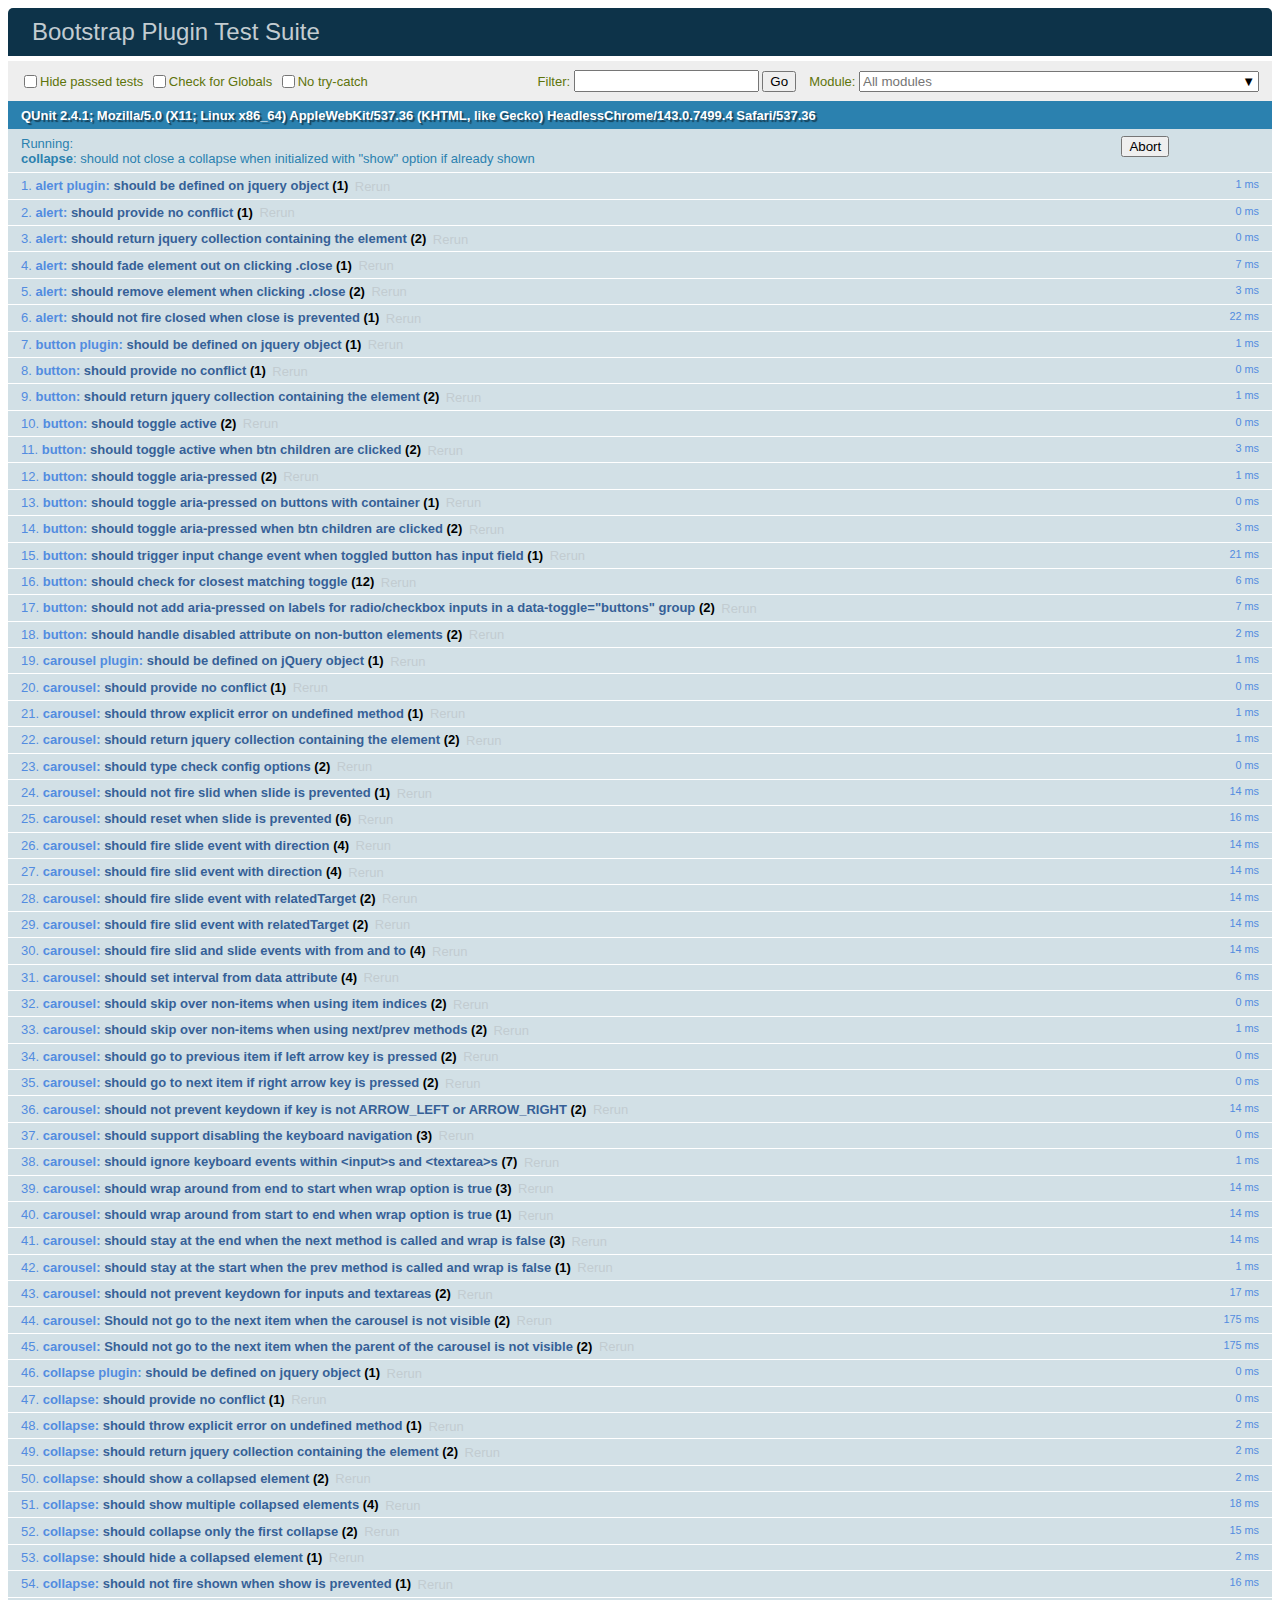
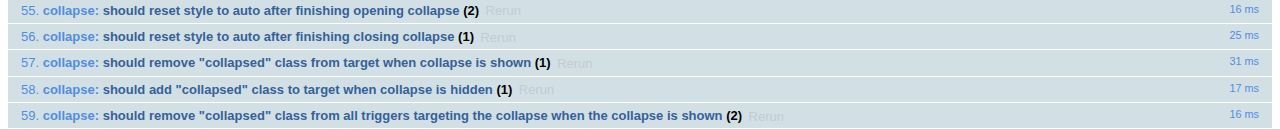
<file: sede/lib/boo/js/tests/index.html>
<!doctype html>
<html lang="en">
  <head>
    <meta charset="utf-8">
    <meta name="viewport" content="width=device-width, initial-scale=1, shrink-to-fit=no">
    <title>Bootstrap Plugin Test Suite</title>

    <!-- jQuery -->
    <script>
      (function () {
        var path = '../../assets/js/vendor/jquery-slim.min.js'
        // get jquery param from the query string.
        var jQueryVersion = location.search.match(/[?&]jquery=(.*?)(?=&|$)/)

        // If a version was specified, use that version from our vendor folder
        if (jQueryVersion) {
          path = 'vendor/jquery-' + jQueryVersion[1] + '.min.js'
        }
        document.write('<script src="' + path + '"><\/script>')
      }())
    </script>
    <script src="../../assets/js/vendor/popper.min.js"></script>

    <!-- QUnit -->
    <link rel="stylesheet" href="vendor/qunit.css" media="screen">
    <script src="vendor/qunit.js"></script>

    <script>
      // Disable jQuery event aliases to ensure we don't accidentally use any of them
      [
        'blur',
        'focus',
        'focusin',
        'focusout',
        'resize',
        'scroll',
        'click',
        'dblclick',
        'mousedown',
        'mouseup',
        'mousemove',
        'mouseover',
        'mouseout',
        'mouseenter',
        'mouseleave',
        'change',
        'select',
        'submit',
        'keydown',
        'keypress',
        'keyup',
        'contextmenu'
      ].forEach(function(eventAlias) {
        $.fn[eventAlias] = function() {
          throw new Error('Using the ".' + eventAlias + '()" method is not allowed, so that Bootstrap can be compatible with custom jQuery builds which exclude the "event aliases" module that defines said method. See https://github.com/twbs/bootstrap/blob/master/CONTRIBUTING.md#js')
        }
      })

      // Require assert.expect in each test
      QUnit.config.requireExpects = true

      // See https://github.com/axemclion/grunt-saucelabs#test-result-details-with-qunit
      var log = []
      var testName

      QUnit.done(function(testResults) {
        var tests = []
        for (var i = 0; i < log.length; i++) {
          var details = log[i]
          tests.push({
            name: details.name,
            result: details.result,
            expected: details.expected,
            actual: details.actual,
            source: details.source
          })
        }
        testResults.tests = tests

        window.global_test_results = testResults
      })

      QUnit.testStart(function(testDetails) {
        QUnit.log(function(details) {
          if (!details.result) {
            details.name = testDetails.name
            log.push(details)
          }
        })
      })

      // Display fixture on-screen on iOS to avoid false positives
      // See https://github.com/twbs/bootstrap/pull/15955
      if (/iPhone|iPad|iPod/.test(navigator.userAgent)) {
        QUnit.begin(function() {
          $('#qunit-fixture').css({ top: 0, left: 0 })
        })

        QUnit.done(function() {
          $('#qunit-fixture').css({ top: '', left: '' })
        })
      }
    </script>

    <!-- Transpiled Plugins -->
    <script src="../dist/util.js"></script>
    <script src="../dist/alert.js"></script>
    <script src="../dist/button.js"></script>
    <script src="../dist/carousel.js"></script>
    <script src="../dist/collapse.js"></script>
    <script src="../dist/dropdown.js"></script>
    <script src="../dist/modal.js"></script>
    <script src="../dist/scrollspy.js"></script>
    <script src="../dist/tab.js"></script>
    <script src="../dist/tooltip.js"></script>
    <script src="../dist/popover.js"></script>

    <!-- Unit Tests -->
    <script src="unit/alert.js"></script>
    <script src="unit/button.js"></script>
    <script src="unit/carousel.js"></script>
    <script src="unit/collapse.js"></script>
    <script src="unit/dropdown.js"></script>
    <script src="unit/modal.js"></script>
    <script src="unit/scrollspy.js"></script>
    <script src="unit/tab.js"></script>
    <script src="unit/tooltip.js"></script>
    <script src="unit/popover.js"></script>
    <script src="unit/util.js"></script>
  </head>
  <body>
    <div id="qunit-container">
      <div id="qunit"></div>
      <div id="qunit-fixture"></div>
    </div>
  </body>
</html>
</file>
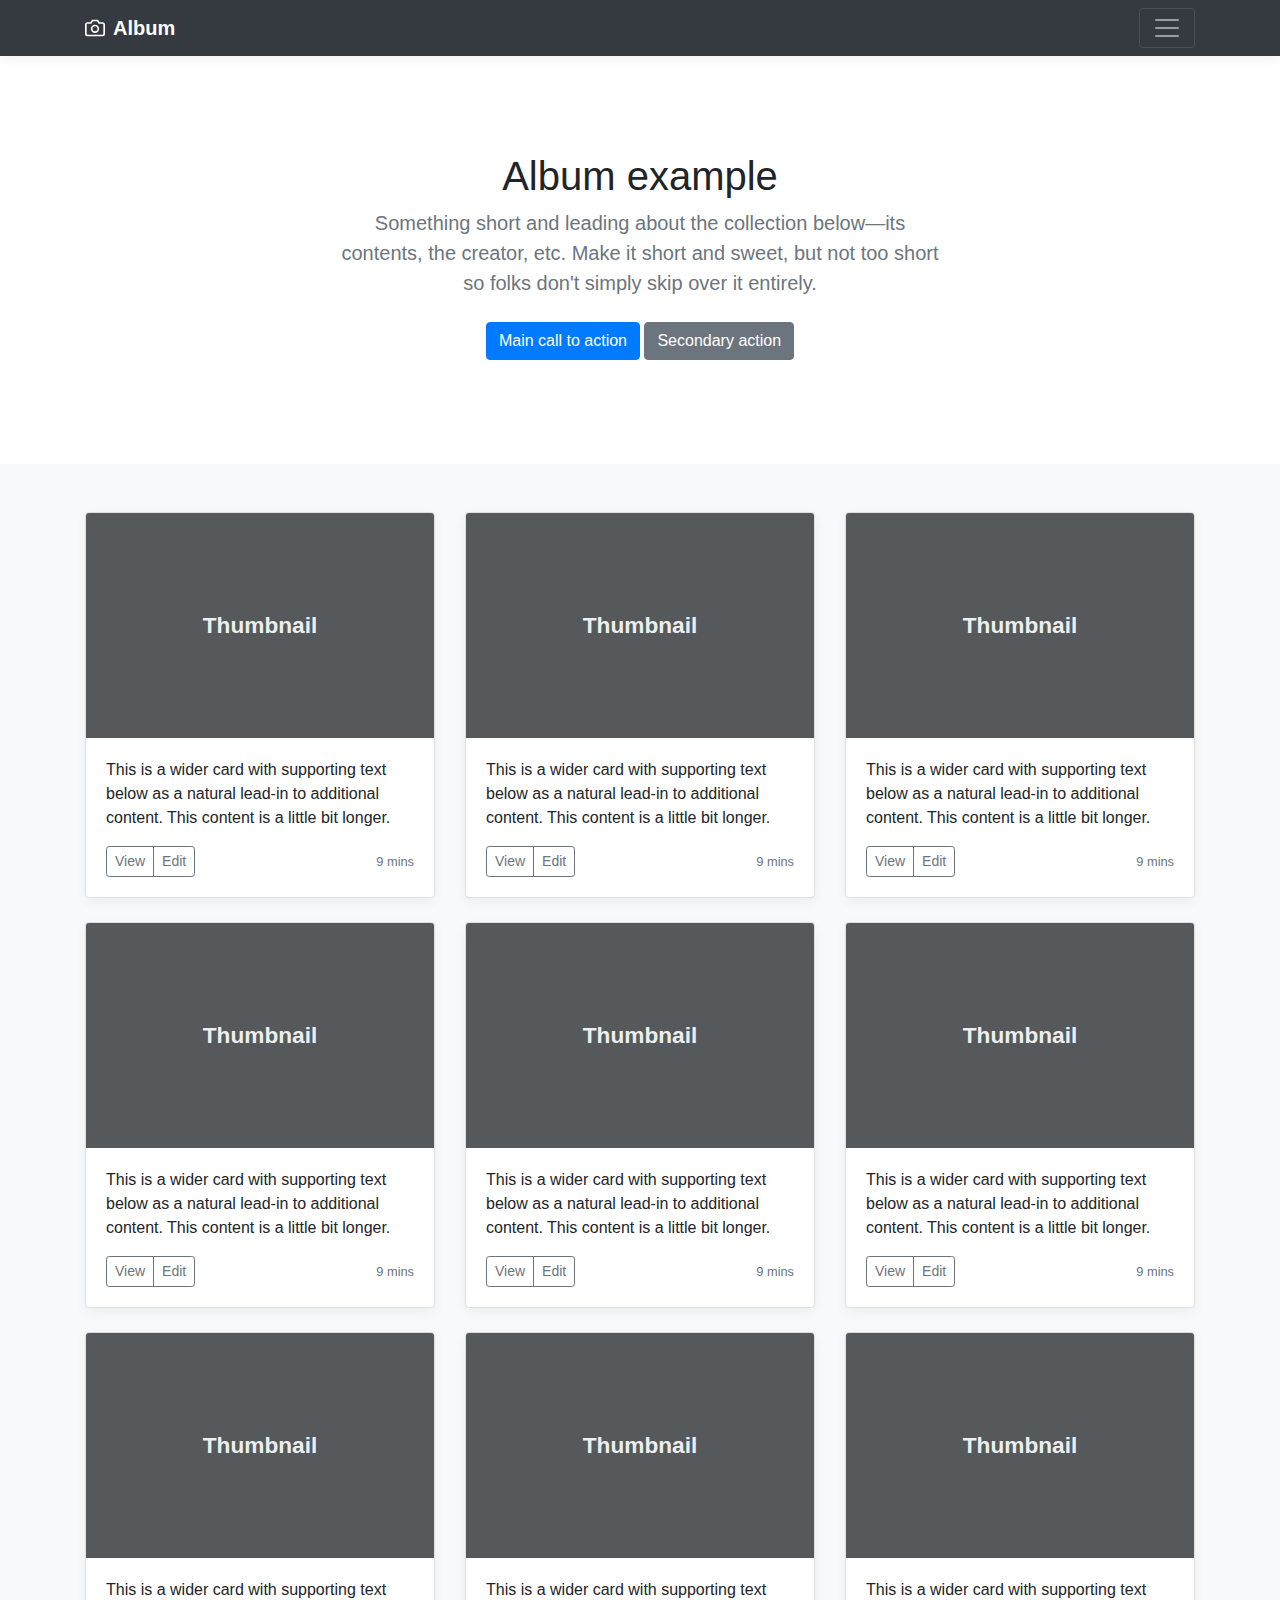
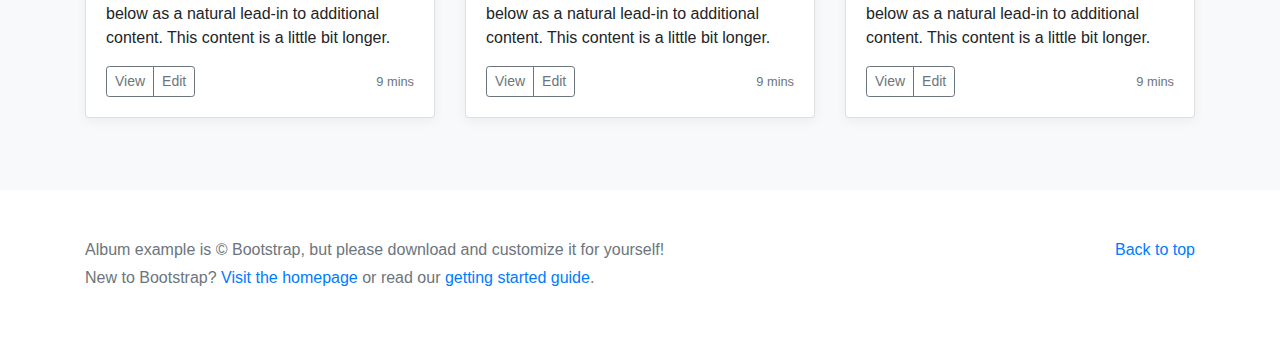
<file: sede/lib/boo/docs/4.0/examples/album/index.html>
<!doctype html>
<html lang="en">
  <head>
    <meta charset="utf-8">
    <meta name="viewport" content="width=device-width, initial-scale=1, shrink-to-fit=no">
    <meta name="description" content="">
    <meta name="author" content="">
    <link rel="icon" href="../../../../favicon.ico">

    <title>Album example for Bootstrap</title>

    <!-- Bootstrap core CSS -->
    <link href="../../../../dist/css/bootstrap.min.css" rel="stylesheet">

    <!-- Custom styles for this template -->
    <link href="album.css" rel="stylesheet">
  </head>

  <body>

    <header>
      <div class="collapse bg-dark" id="navbarHeader">
        <div class="container">
          <div class="row">
            <div class="col-sm-8 col-md-7 py-4">
              <h4 class="text-white">About</h4>
              <p class="text-muted">Add some information about the album below, the author, or any other background context. Make it a few sentences long so folks can pick up some informative tidbits. Then, link them off to some social networking sites or contact information.</p>
            </div>
            <div class="col-sm-4 offset-md-1 py-4">
              <h4 class="text-white">Contact</h4>
              <ul class="list-unstyled">
                <li><a href="#" class="text-white">Follow on Twitter</a></li>
                <li><a href="#" class="text-white">Like on Facebook</a></li>
                <li><a href="#" class="text-white">Email me</a></li>
              </ul>
            </div>
          </div>
        </div>
      </div>
      <div class="navbar navbar-dark bg-dark box-shadow">
        <div class="container d-flex justify-content-between">
          <a href="#" class="navbar-brand d-flex align-items-center">
            <svg xmlns="http://www.w3.org/2000/svg" width="20" height="20" viewBox="0 0 24 24" fill="none" stroke="currentColor" stroke-width="2" stroke-linecap="round" stroke-linejoin="round" class="mr-2"><path d="M23 19a2 2 0 0 1-2 2H3a2 2 0 0 1-2-2V8a2 2 0 0 1 2-2h4l2-3h6l2 3h4a2 2 0 0 1 2 2z"></path><circle cx="12" cy="13" r="4"></circle></svg>
            <strong>Album</strong>
          </a>
          <button class="navbar-toggler" type="button" data-toggle="collapse" data-target="#navbarHeader" aria-controls="navbarHeader" aria-expanded="false" aria-label="Toggle navigation">
            <span class="navbar-toggler-icon"></span>
          </button>
        </div>
      </div>
    </header>

    <main role="main">

      <section class="jumbotron text-center">
        <div class="container">
          <h1 class="jumbotron-heading">Album example</h1>
          <p class="lead text-muted">Something short and leading about the collection below—its contents, the creator, etc. Make it short and sweet, but not too short so folks don't simply skip over it entirely.</p>
          <p>
            <a href="#" class="btn btn-primary my-2">Main call to action</a>
            <a href="#" class="btn btn-secondary my-2">Secondary action</a>
          </p>
        </div>
      </section>

      <div class="album py-5 bg-light">
        <div class="container">

          <div class="row">
            <div class="col-md-4">
              <div class="card mb-4 box-shadow">
                <img class="card-img-top" data-src="holder.js/100px225?theme=thumb&bg=55595c&fg=eceeef&text=Thumbnail" alt="Card image cap">
                <div class="card-body">
                  <p class="card-text">This is a wider card with supporting text below as a natural lead-in to additional content. This content is a little bit longer.</p>
                  <div class="d-flex justify-content-between align-items-center">
                    <div class="btn-group">
                      <button type="button" class="btn btn-sm btn-outline-secondary">View</button>
                      <button type="button" class="btn btn-sm btn-outline-secondary">Edit</button>
                    </div>
                    <small class="text-muted">9 mins</small>
                  </div>
                </div>
              </div>
            </div>
            <div class="col-md-4">
              <div class="card mb-4 box-shadow">
                <img class="card-img-top" data-src="holder.js/100px225?theme=thumb&bg=55595c&fg=eceeef&text=Thumbnail" alt="Card image cap">
                <div class="card-body">
                  <p class="card-text">This is a wider card with supporting text below as a natural lead-in to additional content. This content is a little bit longer.</p>
                  <div class="d-flex justify-content-between align-items-center">
                    <div class="btn-group">
                      <button type="button" class="btn btn-sm btn-outline-secondary">View</button>
                      <button type="button" class="btn btn-sm btn-outline-secondary">Edit</button>
                    </div>
                    <small class="text-muted">9 mins</small>
                  </div>
                </div>
              </div>
            </div>
            <div class="col-md-4">
              <div class="card mb-4 box-shadow">
                <img class="card-img-top" data-src="holder.js/100px225?theme=thumb&bg=55595c&fg=eceeef&text=Thumbnail" alt="Card image cap">
                <div class="card-body">
                  <p class="card-text">This is a wider card with supporting text below as a natural lead-in to additional content. This content is a little bit longer.</p>
                  <div class="d-flex justify-content-between align-items-center">
                    <div class="btn-group">
                      <button type="button" class="btn btn-sm btn-outline-secondary">View</button>
                      <button type="button" class="btn btn-sm btn-outline-secondary">Edit</button>
                    </div>
                    <small class="text-muted">9 mins</small>
                  </div>
                </div>
              </div>
            </div>

            <div class="col-md-4">
              <div class="card mb-4 box-shadow">
                <img class="card-img-top" data-src="holder.js/100px225?theme=thumb&bg=55595c&fg=eceeef&text=Thumbnail" alt="Card image cap">
                <div class="card-body">
                  <p class="card-text">This is a wider card with supporting text below as a natural lead-in to additional content. This content is a little bit longer.</p>
                  <div class="d-flex justify-content-between align-items-center">
                    <div class="btn-group">
                      <button type="button" class="btn btn-sm btn-outline-secondary">View</button>
                      <button type="button" class="btn btn-sm btn-outline-secondary">Edit</button>
                    </div>
                    <small class="text-muted">9 mins</small>
                  </div>
                </div>
              </div>
            </div>
            <div class="col-md-4">
              <div class="card mb-4 box-shadow">
                <img class="card-img-top" data-src="holder.js/100px225?theme=thumb&bg=55595c&fg=eceeef&text=Thumbnail" alt="Card image cap">
                <div class="card-body">
                  <p class="card-text">This is a wider card with supporting text below as a natural lead-in to additional content. This content is a little bit longer.</p>
                  <div class="d-flex justify-content-between align-items-center">
                    <div class="btn-group">
                      <button type="button" class="btn btn-sm btn-outline-secondary">View</button>
                      <button type="button" class="btn btn-sm btn-outline-secondary">Edit</button>
                    </div>
                    <small class="text-muted">9 mins</small>
                  </div>
                </div>
              </div>
            </div>
            <div class="col-md-4">
              <div class="card mb-4 box-shadow">
                <img class="card-img-top" data-src="holder.js/100px225?theme=thumb&bg=55595c&fg=eceeef&text=Thumbnail" alt="Card image cap">
                <div class="card-body">
                  <p class="card-text">This is a wider card with supporting text below as a natural lead-in to additional content. This content is a little bit longer.</p>
                  <div class="d-flex justify-content-between align-items-center">
                    <div class="btn-group">
                      <button type="button" class="btn btn-sm btn-outline-secondary">View</button>
                      <button type="button" class="btn btn-sm btn-outline-secondary">Edit</button>
                    </div>
                    <small class="text-muted">9 mins</small>
                  </div>
                </div>
              </div>
            </div>

            <div class="col-md-4">
              <div class="card mb-4 box-shadow">
                <img class="card-img-top" data-src="holder.js/100px225?theme=thumb&bg=55595c&fg=eceeef&text=Thumbnail" alt="Card image cap">
                <div class="card-body">
                  <p class="card-text">This is a wider card with supporting text below as a natural lead-in to additional content. This content is a little bit longer.</p>
                  <div class="d-flex justify-content-between align-items-center">
                    <div class="btn-group">
                      <button type="button" class="btn btn-sm btn-outline-secondary">View</button>
                      <button type="button" class="btn btn-sm btn-outline-secondary">Edit</button>
                    </div>
                    <small class="text-muted">9 mins</small>
                  </div>
                </div>
              </div>
            </div>
            <div class="col-md-4">
              <div class="card mb-4 box-shadow">
                <img class="card-img-top" data-src="holder.js/100px225?theme=thumb&bg=55595c&fg=eceeef&text=Thumbnail" alt="Card image cap">
                <div class="card-body">
                  <p class="card-text">This is a wider card with supporting text below as a natural lead-in to additional content. This content is a little bit longer.</p>
                  <div class="d-flex justify-content-between align-items-center">
                    <div class="btn-group">
                      <button type="button" class="btn btn-sm btn-outline-secondary">View</button>
                      <button type="button" class="btn btn-sm btn-outline-secondary">Edit</button>
                    </div>
                    <small class="text-muted">9 mins</small>
                  </div>
                </div>
              </div>
            </div>
            <div class="col-md-4">
              <div class="card mb-4 box-shadow">
                <img class="card-img-top" data-src="holder.js/100px225?theme=thumb&bg=55595c&fg=eceeef&text=Thumbnail" alt="Card image cap">
                <div class="card-body">
                  <p class="card-text">This is a wider card with supporting text below as a natural lead-in to additional content. This content is a little bit longer.</p>
                  <div class="d-flex justify-content-between align-items-center">
                    <div class="btn-group">
                      <button type="button" class="btn btn-sm btn-outline-secondary">View</button>
                      <button type="button" class="btn btn-sm btn-outline-secondary">Edit</button>
                    </div>
                    <small class="text-muted">9 mins</small>
                  </div>
                </div>
              </div>
            </div>
          </div>
        </div>
      </div>

    </main>

    <footer class="text-muted">
      <div class="container">
        <p class="float-right">
          <a href="#">Back to top</a>
        </p>
        <p>Album example is &copy; Bootstrap, but please download and customize it for yourself!</p>
        <p>New to Bootstrap? <a href="../../">Visit the homepage</a> or read our <a href="../../getting-started/">getting started guide</a>.</p>
      </div>
    </footer>

    <!-- Bootstrap core JavaScript
    ================================================== -->
    <!-- Placed at the end of the document so the pages load faster -->
    <script src="https://code.jquery.com/jquery-3.2.1.slim.min.js" integrity="sha384-KJ3o2DKtIkvYIK3UENzmM7KCkRr/rE9/Qpg6aAZGJwFDMVNA/GpGFF93hXpG5KkN" crossorigin="anonymous"></script>
    <script>window.jQuery || document.write('<script src="../../../../assets/js/vendor/jquery-slim.min.js"><\/script>')</script>
    <script src="../../../../assets/js/vendor/popper.min.js"></script>
    <script src="../../../../dist/js/bootstrap.min.js"></script>
    <script src="../../../../assets/js/vendor/holder.min.js"></script>
  </body>
</html>
</file>
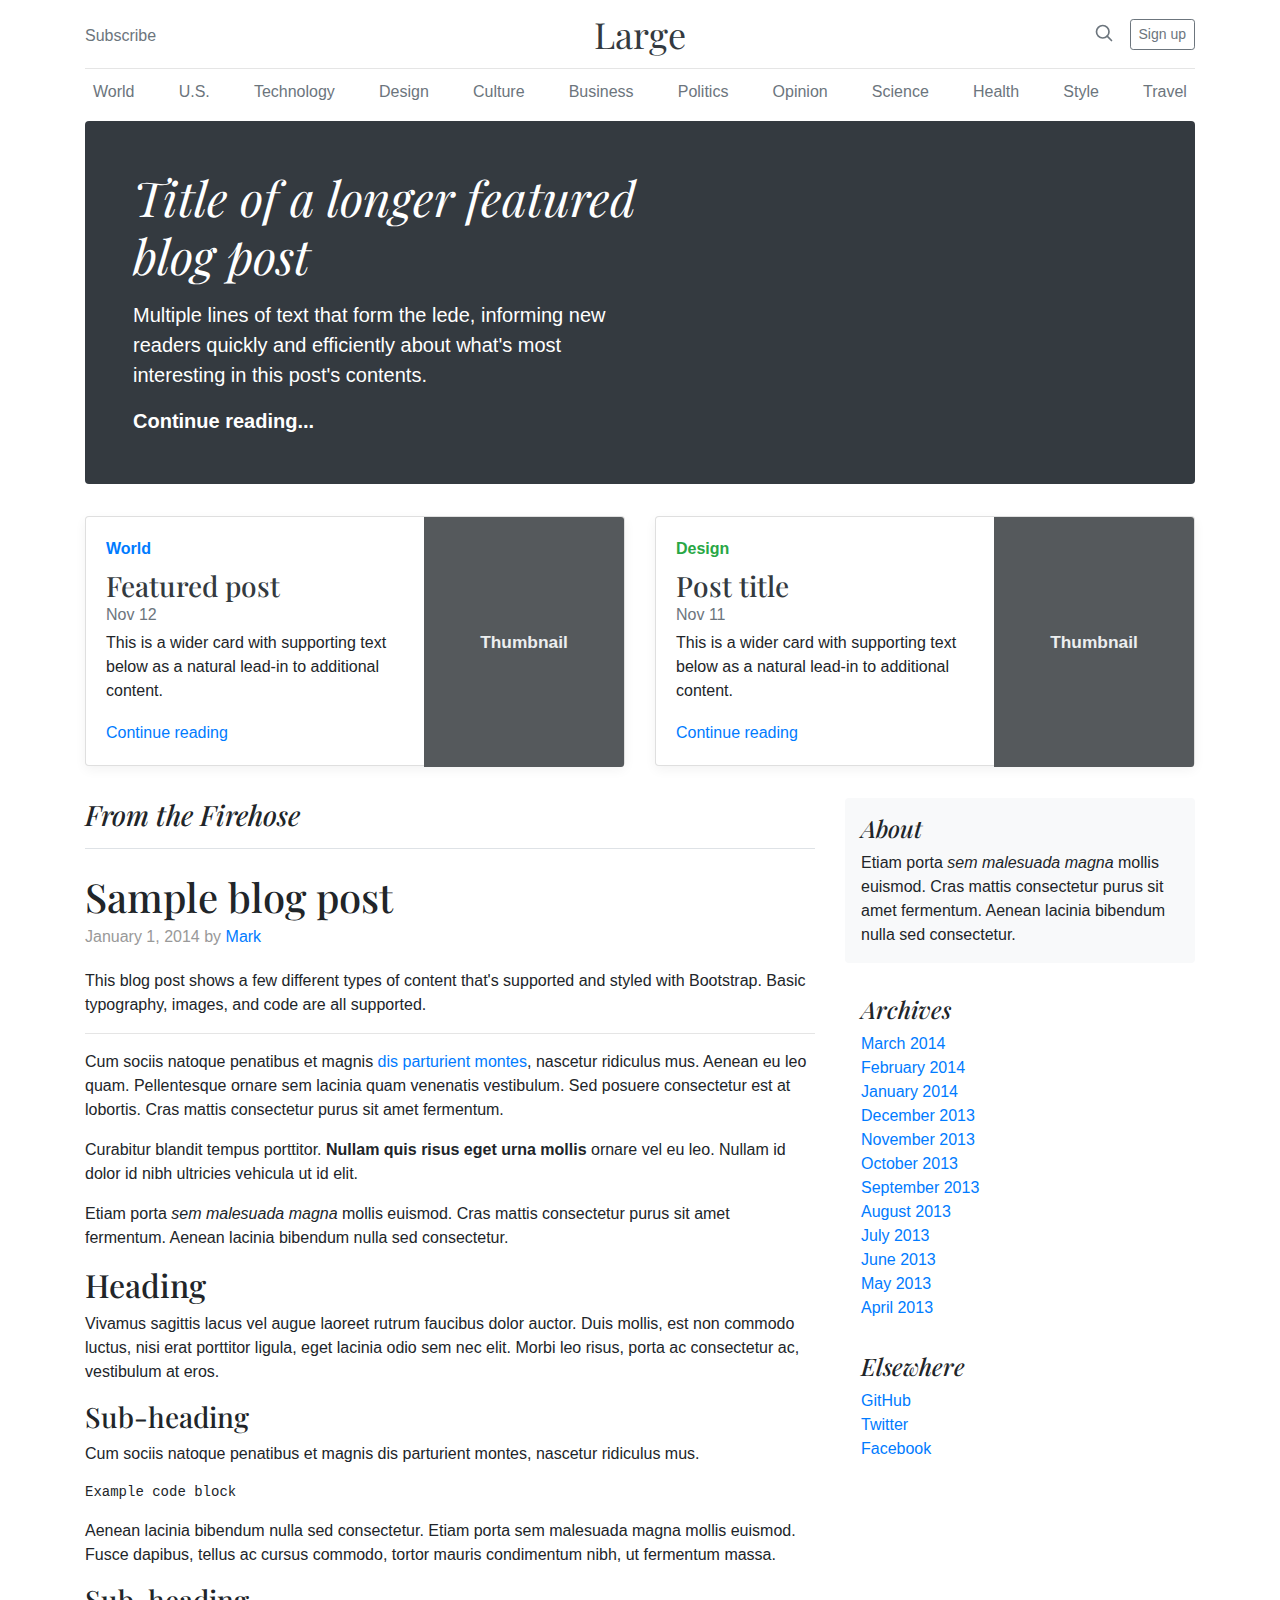
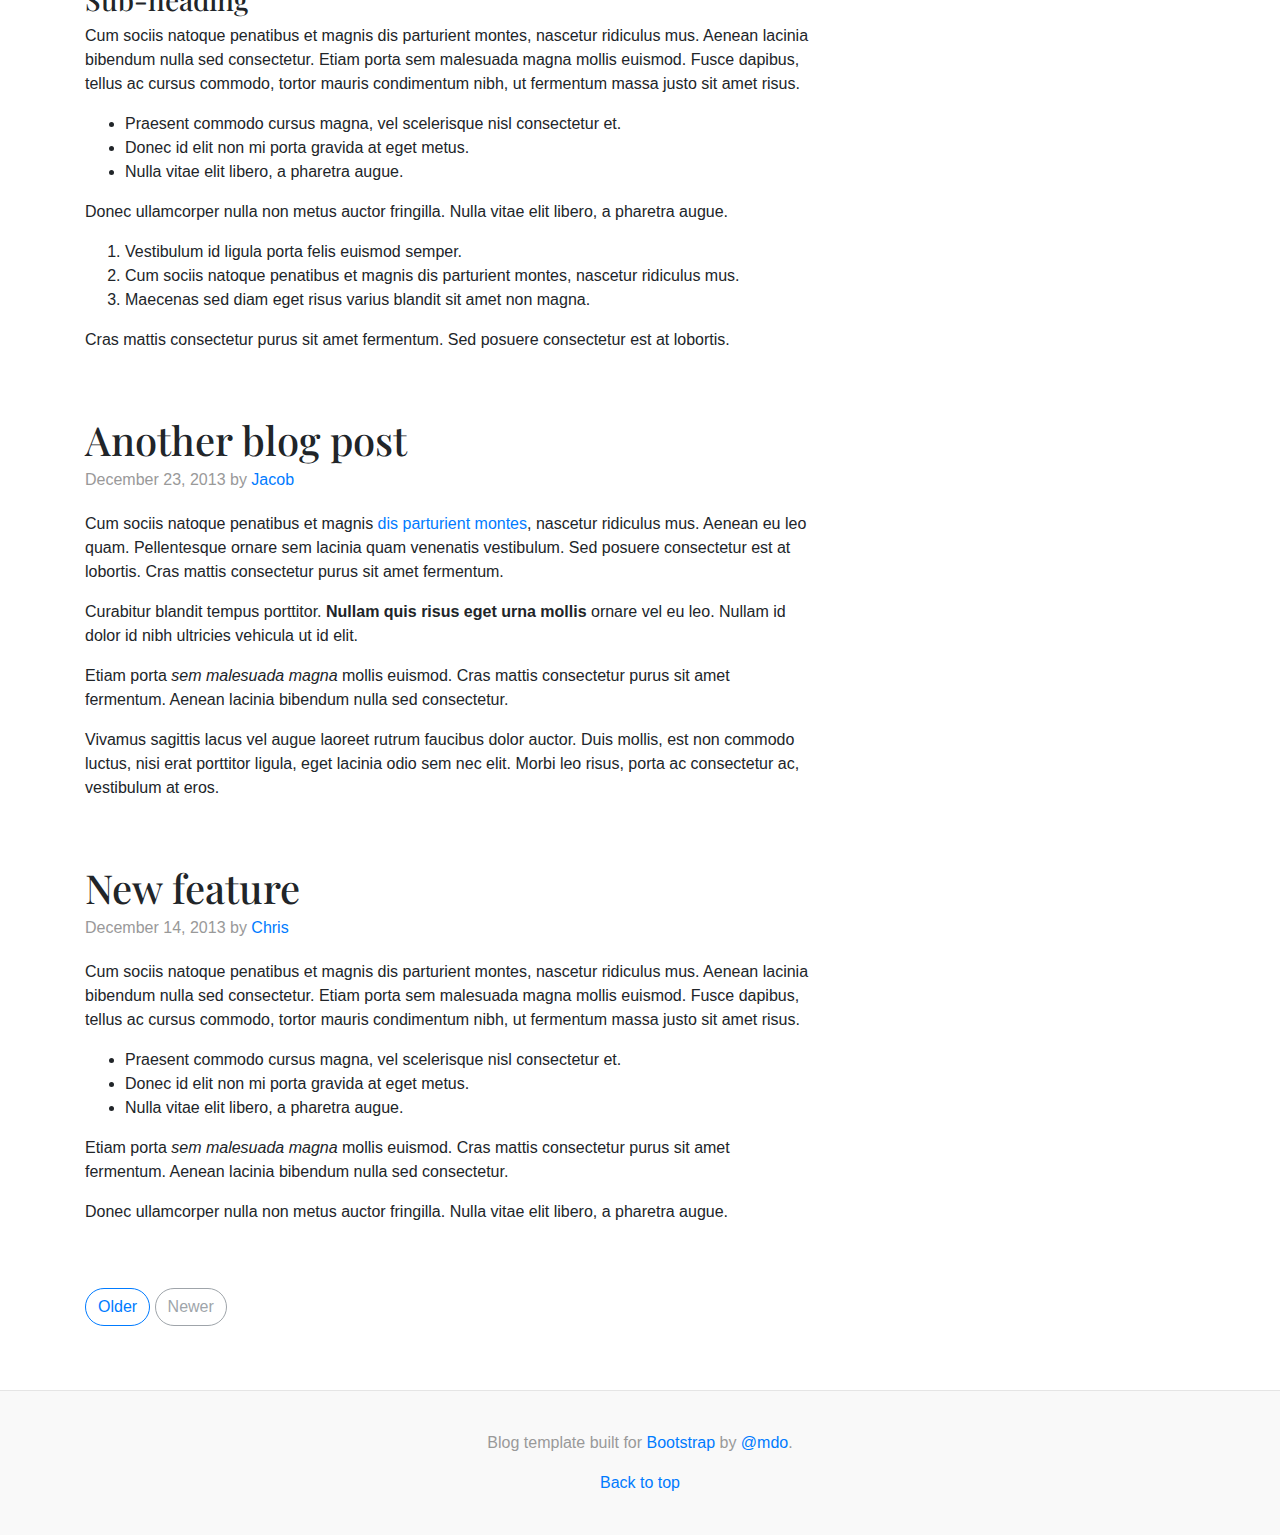
<file: sede/lib/boo/docs/4.0/examples/blog/index.html>
<!doctype html>
<html lang="en">
  <head>
    <meta charset="utf-8">
    <meta name="viewport" content="width=device-width, initial-scale=1, shrink-to-fit=no">
    <meta name="description" content="">
    <meta name="author" content="">
    <link rel="icon" href="../../../../favicon.ico">

    <title>Blog Template for Bootstrap</title>

    <!-- Bootstrap core CSS -->
    <link href="../../../../dist/css/bootstrap.min.css" rel="stylesheet">

    <!-- Custom styles for this template -->
    <link href="https://fonts.googleapis.com/css?family=Playfair+Display:700,900" rel="stylesheet">
    <link href="blog.css" rel="stylesheet">
  </head>

  <body>

    <div class="container">
      <header class="blog-header py-3">
        <div class="row flex-nowrap justify-content-between align-items-center">
          <div class="col-4 pt-1">
            <a class="text-muted" href="#">Subscribe</a>
          </div>
          <div class="col-4 text-center">
            <a class="blog-header-logo text-dark" href="#">Large</a>
          </div>
          <div class="col-4 d-flex justify-content-end align-items-center">
            <a class="text-muted" href="#">
              <svg xmlns="http://www.w3.org/2000/svg" width="20" height="20" viewBox="0 0 24 24" fill="none" stroke="currentColor" stroke-width="2" stroke-linecap="round" stroke-linejoin="round" class="mx-3"><circle cx="10.5" cy="10.5" r="7.5"></circle><line x1="21" y1="21" x2="15.8" y2="15.8"></line></svg>
            </a>
            <a class="btn btn-sm btn-outline-secondary" href="#">Sign up</a>
          </div>
        </div>
      </header>

      <div class="nav-scroller py-1 mb-2">
        <nav class="nav d-flex justify-content-between">
          <a class="p-2 text-muted" href="#">World</a>
          <a class="p-2 text-muted" href="#">U.S.</a>
          <a class="p-2 text-muted" href="#">Technology</a>
          <a class="p-2 text-muted" href="#">Design</a>
          <a class="p-2 text-muted" href="#">Culture</a>
          <a class="p-2 text-muted" href="#">Business</a>
          <a class="p-2 text-muted" href="#">Politics</a>
          <a class="p-2 text-muted" href="#">Opinion</a>
          <a class="p-2 text-muted" href="#">Science</a>
          <a class="p-2 text-muted" href="#">Health</a>
          <a class="p-2 text-muted" href="#">Style</a>
          <a class="p-2 text-muted" href="#">Travel</a>
        </nav>
      </div>

      <div class="jumbotron p-3 p-md-5 text-white rounded bg-dark">
        <div class="col-md-6 px-0">
          <h1 class="display-4 font-italic">Title of a longer featured blog post</h1>
          <p class="lead my-3">Multiple lines of text that form the lede, informing new readers quickly and efficiently about what's most interesting in this post's contents.</p>
          <p class="lead mb-0"><a href="#" class="text-white font-weight-bold">Continue reading...</a></p>
        </div>
      </div>

      <div class="row mb-2">
        <div class="col-md-6">
          <div class="card flex-md-row mb-4 box-shadow h-md-250">
            <div class="card-body d-flex flex-column align-items-start">
              <strong class="d-inline-block mb-2 text-primary">World</strong>
              <h3 class="mb-0">
                <a class="text-dark" href="#">Featured post</a>
              </h3>
              <div class="mb-1 text-muted">Nov 12</div>
              <p class="card-text mb-auto">This is a wider card with supporting text below as a natural lead-in to additional content.</p>
              <a href="#">Continue reading</a>
            </div>
            <img class="card-img-right flex-auto d-none d-md-block" data-src="holder.js/200x250?theme=thumb" alt="Card image cap">
          </div>
        </div>
        <div class="col-md-6">
          <div class="card flex-md-row mb-4 box-shadow h-md-250">
            <div class="card-body d-flex flex-column align-items-start">
              <strong class="d-inline-block mb-2 text-success">Design</strong>
              <h3 class="mb-0">
                <a class="text-dark" href="#">Post title</a>
              </h3>
              <div class="mb-1 text-muted">Nov 11</div>
              <p class="card-text mb-auto">This is a wider card with supporting text below as a natural lead-in to additional content.</p>
              <a href="#">Continue reading</a>
            </div>
            <img class="card-img-right flex-auto d-none d-md-block" data-src="holder.js/200x250?theme=thumb" alt="Card image cap">
          </div>
        </div>
      </div>
    </div>

    <main role="main" class="container">
      <div class="row">
        <div class="col-md-8 blog-main">
          <h3 class="pb-3 mb-4 font-italic border-bottom">
            From the Firehose
          </h3>

          <div class="blog-post">
            <h2 class="blog-post-title">Sample blog post</h2>
            <p class="blog-post-meta">January 1, 2014 by <a href="#">Mark</a></p>

            <p>This blog post shows a few different types of content that's supported and styled with Bootstrap. Basic typography, images, and code are all supported.</p>
            <hr>
            <p>Cum sociis natoque penatibus et magnis <a href="#">dis parturient montes</a>, nascetur ridiculus mus. Aenean eu leo quam. Pellentesque ornare sem lacinia quam venenatis vestibulum. Sed posuere consectetur est at lobortis. Cras mattis consectetur purus sit amet fermentum.</p>
            <blockquote>
              <p>Curabitur blandit tempus porttitor. <strong>Nullam quis risus eget urna mollis</strong> ornare vel eu leo. Nullam id dolor id nibh ultricies vehicula ut id elit.</p>
            </blockquote>
            <p>Etiam porta <em>sem malesuada magna</em> mollis euismod. Cras mattis consectetur purus sit amet fermentum. Aenean lacinia bibendum nulla sed consectetur.</p>
            <h2>Heading</h2>
            <p>Vivamus sagittis lacus vel augue laoreet rutrum faucibus dolor auctor. Duis mollis, est non commodo luctus, nisi erat porttitor ligula, eget lacinia odio sem nec elit. Morbi leo risus, porta ac consectetur ac, vestibulum at eros.</p>
            <h3>Sub-heading</h3>
            <p>Cum sociis natoque penatibus et magnis dis parturient montes, nascetur ridiculus mus.</p>
            <pre><code>Example code block</code></pre>
            <p>Aenean lacinia bibendum nulla sed consectetur. Etiam porta sem malesuada magna mollis euismod. Fusce dapibus, tellus ac cursus commodo, tortor mauris condimentum nibh, ut fermentum massa.</p>
            <h3>Sub-heading</h3>
            <p>Cum sociis natoque penatibus et magnis dis parturient montes, nascetur ridiculus mus. Aenean lacinia bibendum nulla sed consectetur. Etiam porta sem malesuada magna mollis euismod. Fusce dapibus, tellus ac cursus commodo, tortor mauris condimentum nibh, ut fermentum massa justo sit amet risus.</p>
            <ul>
              <li>Praesent commodo cursus magna, vel scelerisque nisl consectetur et.</li>
              <li>Donec id elit non mi porta gravida at eget metus.</li>
              <li>Nulla vitae elit libero, a pharetra augue.</li>
            </ul>
            <p>Donec ullamcorper nulla non metus auctor fringilla. Nulla vitae elit libero, a pharetra augue.</p>
            <ol>
              <li>Vestibulum id ligula porta felis euismod semper.</li>
              <li>Cum sociis natoque penatibus et magnis dis parturient montes, nascetur ridiculus mus.</li>
              <li>Maecenas sed diam eget risus varius blandit sit amet non magna.</li>
            </ol>
            <p>Cras mattis consectetur purus sit amet fermentum. Sed posuere consectetur est at lobortis.</p>
          </div><!-- /.blog-post -->

          <div class="blog-post">
            <h2 class="blog-post-title">Another blog post</h2>
            <p class="blog-post-meta">December 23, 2013 by <a href="#">Jacob</a></p>

            <p>Cum sociis natoque penatibus et magnis <a href="#">dis parturient montes</a>, nascetur ridiculus mus. Aenean eu leo quam. Pellentesque ornare sem lacinia quam venenatis vestibulum. Sed posuere consectetur est at lobortis. Cras mattis consectetur purus sit amet fermentum.</p>
            <blockquote>
              <p>Curabitur blandit tempus porttitor. <strong>Nullam quis risus eget urna mollis</strong> ornare vel eu leo. Nullam id dolor id nibh ultricies vehicula ut id elit.</p>
            </blockquote>
            <p>Etiam porta <em>sem malesuada magna</em> mollis euismod. Cras mattis consectetur purus sit amet fermentum. Aenean lacinia bibendum nulla sed consectetur.</p>
            <p>Vivamus sagittis lacus vel augue laoreet rutrum faucibus dolor auctor. Duis mollis, est non commodo luctus, nisi erat porttitor ligula, eget lacinia odio sem nec elit. Morbi leo risus, porta ac consectetur ac, vestibulum at eros.</p>
          </div><!-- /.blog-post -->

          <div class="blog-post">
            <h2 class="blog-post-title">New feature</h2>
            <p class="blog-post-meta">December 14, 2013 by <a href="#">Chris</a></p>

            <p>Cum sociis natoque penatibus et magnis dis parturient montes, nascetur ridiculus mus. Aenean lacinia bibendum nulla sed consectetur. Etiam porta sem malesuada magna mollis euismod. Fusce dapibus, tellus ac cursus commodo, tortor mauris condimentum nibh, ut fermentum massa justo sit amet risus.</p>
            <ul>
              <li>Praesent commodo cursus magna, vel scelerisque nisl consectetur et.</li>
              <li>Donec id elit non mi porta gravida at eget metus.</li>
              <li>Nulla vitae elit libero, a pharetra augue.</li>
            </ul>
            <p>Etiam porta <em>sem malesuada magna</em> mollis euismod. Cras mattis consectetur purus sit amet fermentum. Aenean lacinia bibendum nulla sed consectetur.</p>
            <p>Donec ullamcorper nulla non metus auctor fringilla. Nulla vitae elit libero, a pharetra augue.</p>
          </div><!-- /.blog-post -->

          <nav class="blog-pagination">
            <a class="btn btn-outline-primary" href="#">Older</a>
            <a class="btn btn-outline-secondary disabled" href="#">Newer</a>
          </nav>

        </div><!-- /.blog-main -->

        <aside class="col-md-4 blog-sidebar">
          <div class="p-3 mb-3 bg-light rounded">
            <h4 class="font-italic">About</h4>
            <p class="mb-0">Etiam porta <em>sem malesuada magna</em> mollis euismod. Cras mattis consectetur purus sit amet fermentum. Aenean lacinia bibendum nulla sed consectetur.</p>
          </div>

          <div class="p-3">
            <h4 class="font-italic">Archives</h4>
            <ol class="list-unstyled mb-0">
              <li><a href="#">March 2014</a></li>
              <li><a href="#">February 2014</a></li>
              <li><a href="#">January 2014</a></li>
              <li><a href="#">December 2013</a></li>
              <li><a href="#">November 2013</a></li>
              <li><a href="#">October 2013</a></li>
              <li><a href="#">September 2013</a></li>
              <li><a href="#">August 2013</a></li>
              <li><a href="#">July 2013</a></li>
              <li><a href="#">June 2013</a></li>
              <li><a href="#">May 2013</a></li>
              <li><a href="#">April 2013</a></li>
            </ol>
          </div>

          <div class="p-3">
            <h4 class="font-italic">Elsewhere</h4>
            <ol class="list-unstyled">
              <li><a href="#">GitHub</a></li>
              <li><a href="#">Twitter</a></li>
              <li><a href="#">Facebook</a></li>
            </ol>
          </div>
        </aside><!-- /.blog-sidebar -->

      </div><!-- /.row -->

    </main><!-- /.container -->

    <footer class="blog-footer">
      <p>Blog template built for <a href="https://getbootstrap.com/">Bootstrap</a> by <a href="https://twitter.com/mdo">@mdo</a>.</p>
      <p>
        <a href="#">Back to top</a>
      </p>
    </footer>

    <!-- Bootstrap core JavaScript
    ================================================== -->
    <!-- Placed at the end of the document so the pages load faster -->
    <script src="https://code.jquery.com/jquery-3.2.1.slim.min.js" integrity="sha384-KJ3o2DKtIkvYIK3UENzmM7KCkRr/rE9/Qpg6aAZGJwFDMVNA/GpGFF93hXpG5KkN" crossorigin="anonymous"></script>
    <script>window.jQuery || document.write('<script src="../../../../assets/js/vendor/jquery-slim.min.js"><\/script>')</script>
    <script src="../../../../assets/js/vendor/popper.min.js"></script>
    <script src="../../../../dist/js/bootstrap.min.js"></script>
    <script src="../../../../assets/js/vendor/holder.min.js"></script>
    <script>
      Holder.addTheme('thumb', {
        bg: '#55595c',
        fg: '#eceeef',
        text: 'Thumbnail'
      });
    </script>
  </body>
</html>
</file>
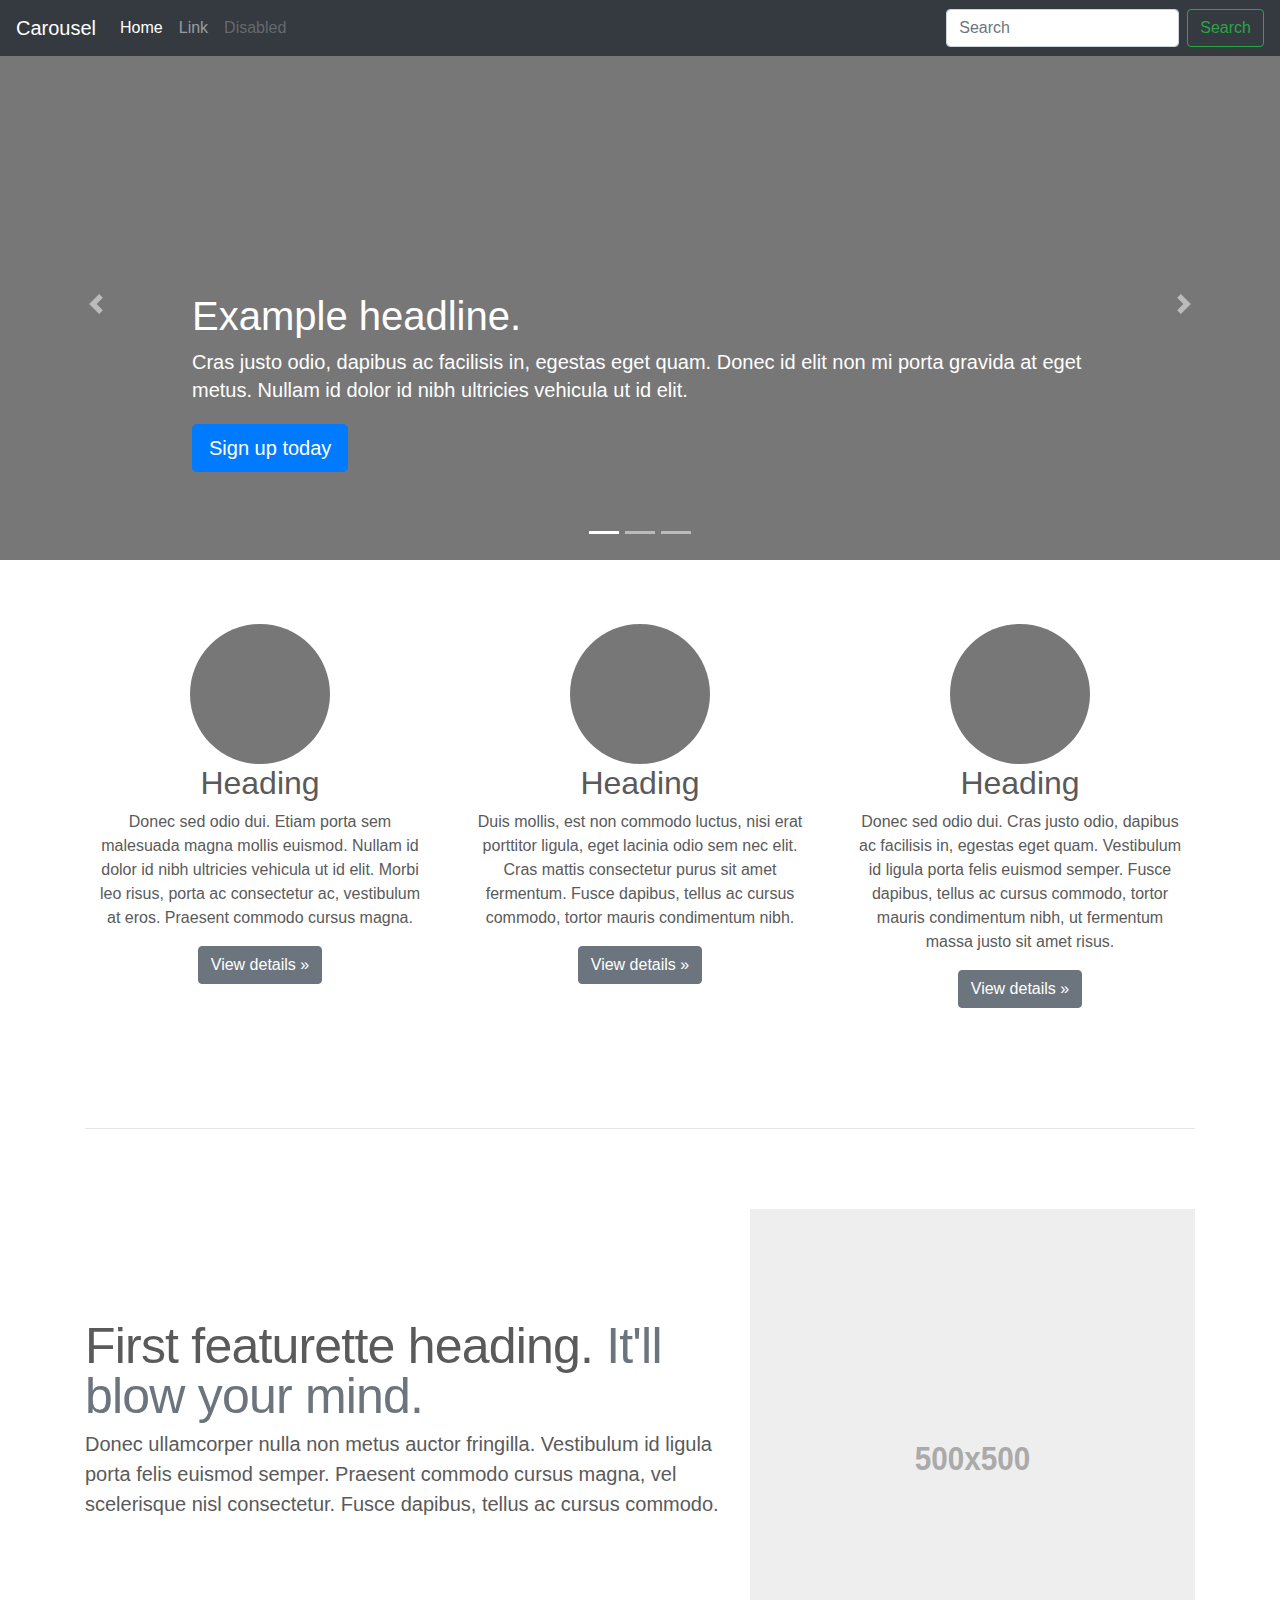
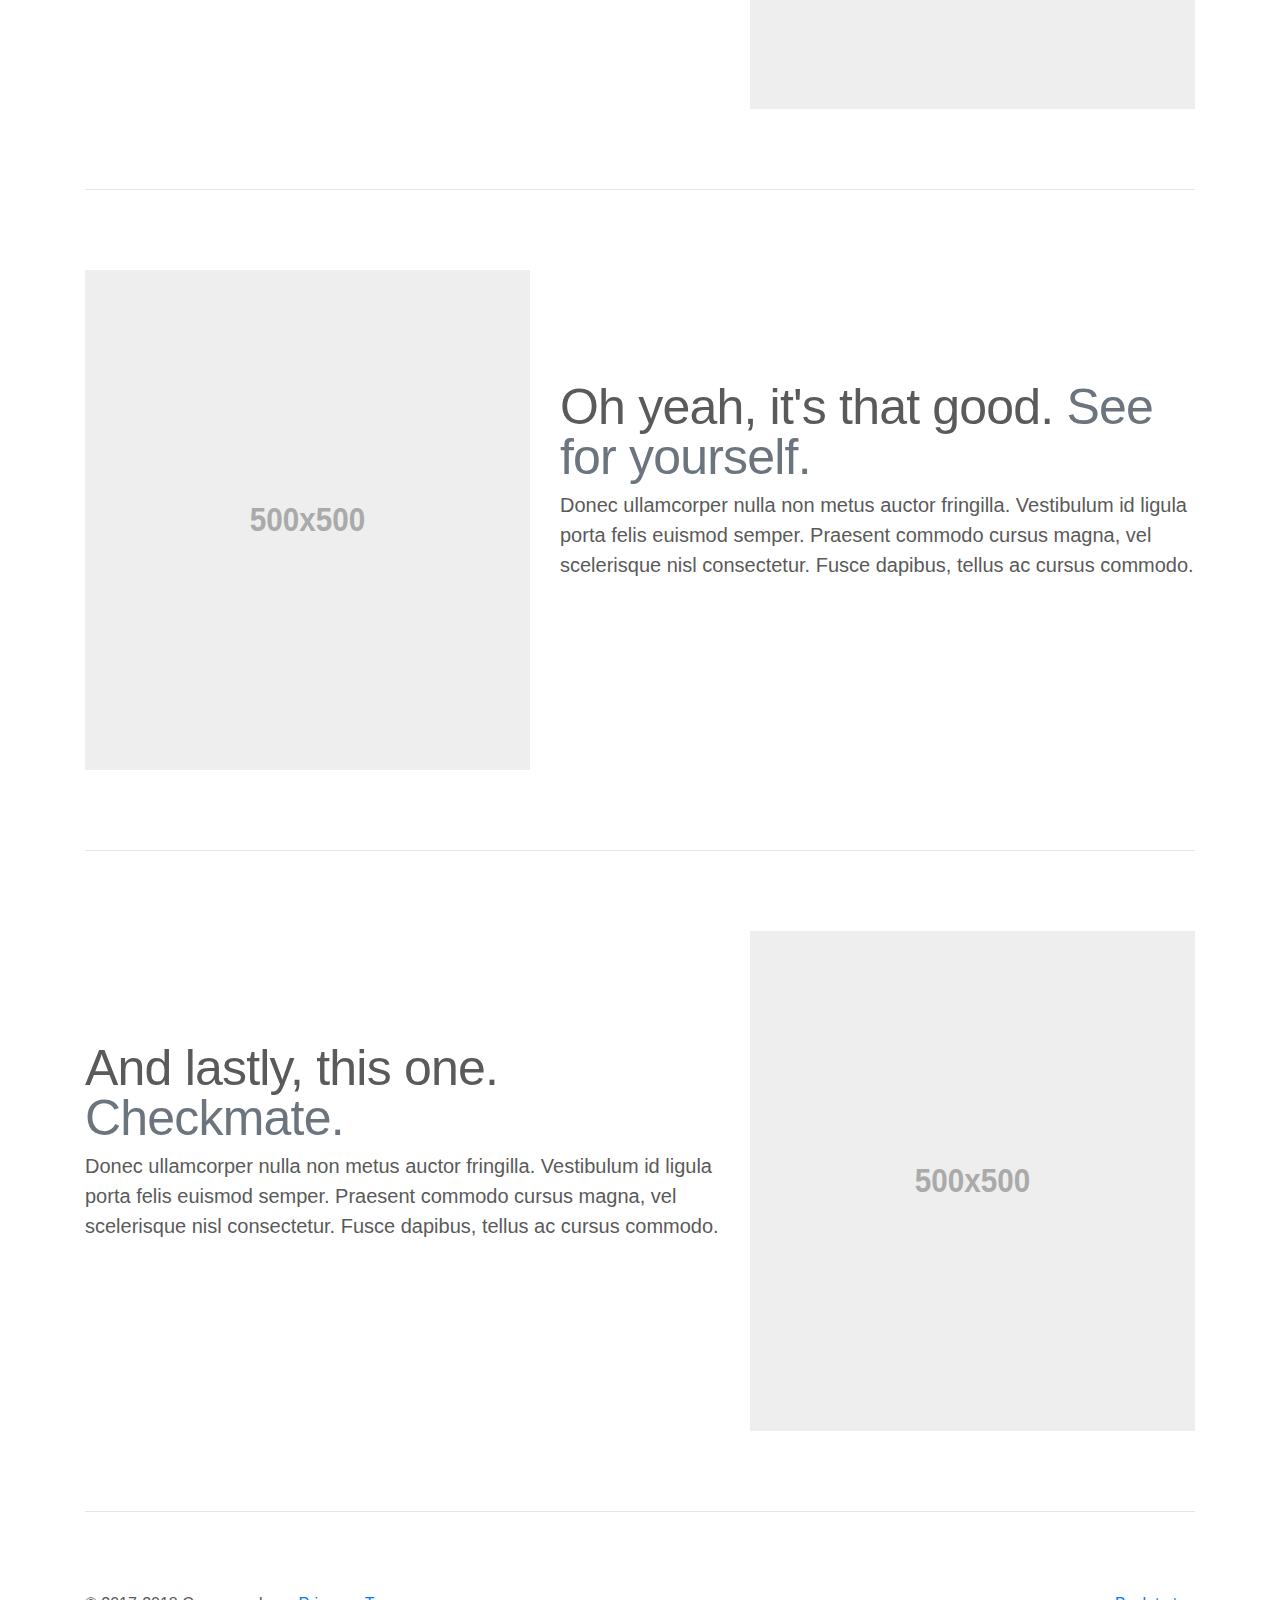
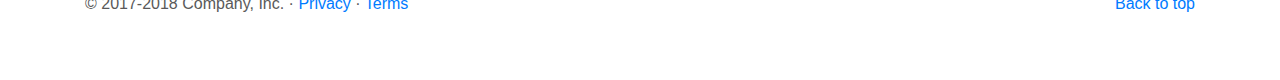
<file: sede/lib/boo/docs/4.0/examples/carousel/index.html>
<!doctype html>
<html lang="en">
  <head>
    <meta charset="utf-8">
    <meta name="viewport" content="width=device-width, initial-scale=1, shrink-to-fit=no">
    <meta name="description" content="">
    <meta name="author" content="">
    <link rel="icon" href="../../../../favicon.ico">

    <title>Carousel Template for Bootstrap</title>

    <!-- Bootstrap core CSS -->
    <link href="../../../../dist/css/bootstrap.min.css" rel="stylesheet">

    <!-- Custom styles for this template -->
    <link href="carousel.css" rel="stylesheet">
  </head>
  <body>

    <header>
      <nav class="navbar navbar-expand-md navbar-dark fixed-top bg-dark">
        <a class="navbar-brand" href="#">Carousel</a>
        <button class="navbar-toggler" type="button" data-toggle="collapse" data-target="#navbarCollapse" aria-controls="navbarCollapse" aria-expanded="false" aria-label="Toggle navigation">
          <span class="navbar-toggler-icon"></span>
        </button>
        <div class="collapse navbar-collapse" id="navbarCollapse">
          <ul class="navbar-nav mr-auto">
            <li class="nav-item active">
              <a class="nav-link" href="#">Home <span class="sr-only">(current)</span></a>
            </li>
            <li class="nav-item">
              <a class="nav-link" href="#">Link</a>
            </li>
            <li class="nav-item">
              <a class="nav-link disabled" href="#">Disabled</a>
            </li>
          </ul>
          <form class="form-inline mt-2 mt-md-0">
            <input class="form-control mr-sm-2" type="text" placeholder="Search" aria-label="Search">
            <button class="btn btn-outline-success my-2 my-sm-0" type="submit">Search</button>
          </form>
        </div>
      </nav>
    </header>

    <main role="main">

      <div id="myCarousel" class="carousel slide" data-ride="carousel">
        <ol class="carousel-indicators">
          <li data-target="#myCarousel" data-slide-to="0" class="active"></li>
          <li data-target="#myCarousel" data-slide-to="1"></li>
          <li data-target="#myCarousel" data-slide-to="2"></li>
        </ol>
        <div class="carousel-inner">
          <div class="carousel-item active">
            <img class="first-slide" src="[data-uri]" alt="First slide">
            <div class="container">
              <div class="carousel-caption text-left">
                <h1>Example headline.</h1>
                <p>Cras justo odio, dapibus ac facilisis in, egestas eget quam. Donec id elit non mi porta gravida at eget metus. Nullam id dolor id nibh ultricies vehicula ut id elit.</p>
                <p><a class="btn btn-lg btn-primary" href="#" role="button">Sign up today</a></p>
              </div>
            </div>
          </div>
          <div class="carousel-item">
            <img class="second-slide" src="[data-uri]" alt="Second slide">
            <div class="container">
              <div class="carousel-caption">
                <h1>Another example headline.</h1>
                <p>Cras justo odio, dapibus ac facilisis in, egestas eget quam. Donec id elit non mi porta gravida at eget metus. Nullam id dolor id nibh ultricies vehicula ut id elit.</p>
                <p><a class="btn btn-lg btn-primary" href="#" role="button">Learn more</a></p>
              </div>
            </div>
          </div>
          <div class="carousel-item">
            <img class="third-slide" src="[data-uri]" alt="Third slide">
            <div class="container">
              <div class="carousel-caption text-right">
                <h1>One more for good measure.</h1>
                <p>Cras justo odio, dapibus ac facilisis in, egestas eget quam. Donec id elit non mi porta gravida at eget metus. Nullam id dolor id nibh ultricies vehicula ut id elit.</p>
                <p><a class="btn btn-lg btn-primary" href="#" role="button">Browse gallery</a></p>
              </div>
            </div>
          </div>
        </div>
        <a class="carousel-control-prev" href="#myCarousel" role="button" data-slide="prev">
          <span class="carousel-control-prev-icon" aria-hidden="true"></span>
          <span class="sr-only">Previous</span>
        </a>
        <a class="carousel-control-next" href="#myCarousel" role="button" data-slide="next">
          <span class="carousel-control-next-icon" aria-hidden="true"></span>
          <span class="sr-only">Next</span>
        </a>
      </div>


      <!-- Marketing messaging and featurettes
      ================================================== -->
      <!-- Wrap the rest of the page in another container to center all the content. -->

      <div class="container marketing">

        <!-- Three columns of text below the carousel -->
        <div class="row">
          <div class="col-lg-4">
            <img class="rounded-circle" src="[data-uri]" alt="Generic placeholder image" width="140" height="140">
            <h2>Heading</h2>
            <p>Donec sed odio dui. Etiam porta sem malesuada magna mollis euismod. Nullam id dolor id nibh ultricies vehicula ut id elit. Morbi leo risus, porta ac consectetur ac, vestibulum at eros. Praesent commodo cursus magna.</p>
            <p><a class="btn btn-secondary" href="#" role="button">View details &raquo;</a></p>
          </div><!-- /.col-lg-4 -->
          <div class="col-lg-4">
            <img class="rounded-circle" src="[data-uri]" alt="Generic placeholder image" width="140" height="140">
            <h2>Heading</h2>
            <p>Duis mollis, est non commodo luctus, nisi erat porttitor ligula, eget lacinia odio sem nec elit. Cras mattis consectetur purus sit amet fermentum. Fusce dapibus, tellus ac cursus commodo, tortor mauris condimentum nibh.</p>
            <p><a class="btn btn-secondary" href="#" role="button">View details &raquo;</a></p>
          </div><!-- /.col-lg-4 -->
          <div class="col-lg-4">
            <img class="rounded-circle" src="[data-uri]" alt="Generic placeholder image" width="140" height="140">
            <h2>Heading</h2>
            <p>Donec sed odio dui. Cras justo odio, dapibus ac facilisis in, egestas eget quam. Vestibulum id ligula porta felis euismod semper. Fusce dapibus, tellus ac cursus commodo, tortor mauris condimentum nibh, ut fermentum massa justo sit amet risus.</p>
            <p><a class="btn btn-secondary" href="#" role="button">View details &raquo;</a></p>
          </div><!-- /.col-lg-4 -->
        </div><!-- /.row -->


        <!-- START THE FEATURETTES -->

        <hr class="featurette-divider">

        <div class="row featurette">
          <div class="col-md-7">
            <h2 class="featurette-heading">First featurette heading. <span class="text-muted">It'll blow your mind.</span></h2>
            <p class="lead">Donec ullamcorper nulla non metus auctor fringilla. Vestibulum id ligula porta felis euismod semper. Praesent commodo cursus magna, vel scelerisque nisl consectetur. Fusce dapibus, tellus ac cursus commodo.</p>
          </div>
          <div class="col-md-5">
            <img class="featurette-image img-fluid mx-auto" data-src="holder.js/500x500/auto" alt="Generic placeholder image">
          </div>
        </div>

        <hr class="featurette-divider">

        <div class="row featurette">
          <div class="col-md-7 order-md-2">
            <h2 class="featurette-heading">Oh yeah, it's that good. <span class="text-muted">See for yourself.</span></h2>
            <p class="lead">Donec ullamcorper nulla non metus auctor fringilla. Vestibulum id ligula porta felis euismod semper. Praesent commodo cursus magna, vel scelerisque nisl consectetur. Fusce dapibus, tellus ac cursus commodo.</p>
          </div>
          <div class="col-md-5 order-md-1">
            <img class="featurette-image img-fluid mx-auto" data-src="holder.js/500x500/auto" alt="Generic placeholder image">
          </div>
        </div>

        <hr class="featurette-divider">

        <div class="row featurette">
          <div class="col-md-7">
            <h2 class="featurette-heading">And lastly, this one. <span class="text-muted">Checkmate.</span></h2>
            <p class="lead">Donec ullamcorper nulla non metus auctor fringilla. Vestibulum id ligula porta felis euismod semper. Praesent commodo cursus magna, vel scelerisque nisl consectetur. Fusce dapibus, tellus ac cursus commodo.</p>
          </div>
          <div class="col-md-5">
            <img class="featurette-image img-fluid mx-auto" data-src="holder.js/500x500/auto" alt="Generic placeholder image">
          </div>
        </div>

        <hr class="featurette-divider">

        <!-- /END THE FEATURETTES -->

      </div><!-- /.container -->


      <!-- FOOTER -->
      <footer class="container">
        <p class="float-right"><a href="#">Back to top</a></p>
        <p>&copy; 2017-2018 Company, Inc. &middot; <a href="#">Privacy</a> &middot; <a href="#">Terms</a></p>
      </footer>
    </main>

    <!-- Bootstrap core JavaScript
    ================================================== -->
    <!-- Placed at the end of the document so the pages load faster -->
    <script src="https://code.jquery.com/jquery-3.2.1.slim.min.js" integrity="sha384-KJ3o2DKtIkvYIK3UENzmM7KCkRr/rE9/Qpg6aAZGJwFDMVNA/GpGFF93hXpG5KkN" crossorigin="anonymous"></script>
    <script>window.jQuery || document.write('<script src="../../../../assets/js/vendor/jquery-slim.min.js"><\/script>')</script>
    <script src="../../../../assets/js/vendor/popper.min.js"></script>
    <script src="../../../../dist/js/bootstrap.min.js"></script>
    <!-- Just to make our placeholder images work. Don't actually copy the next line! -->
    <script src="../../../../assets/js/vendor/holder.min.js"></script>
  </body>
</html>
</file>
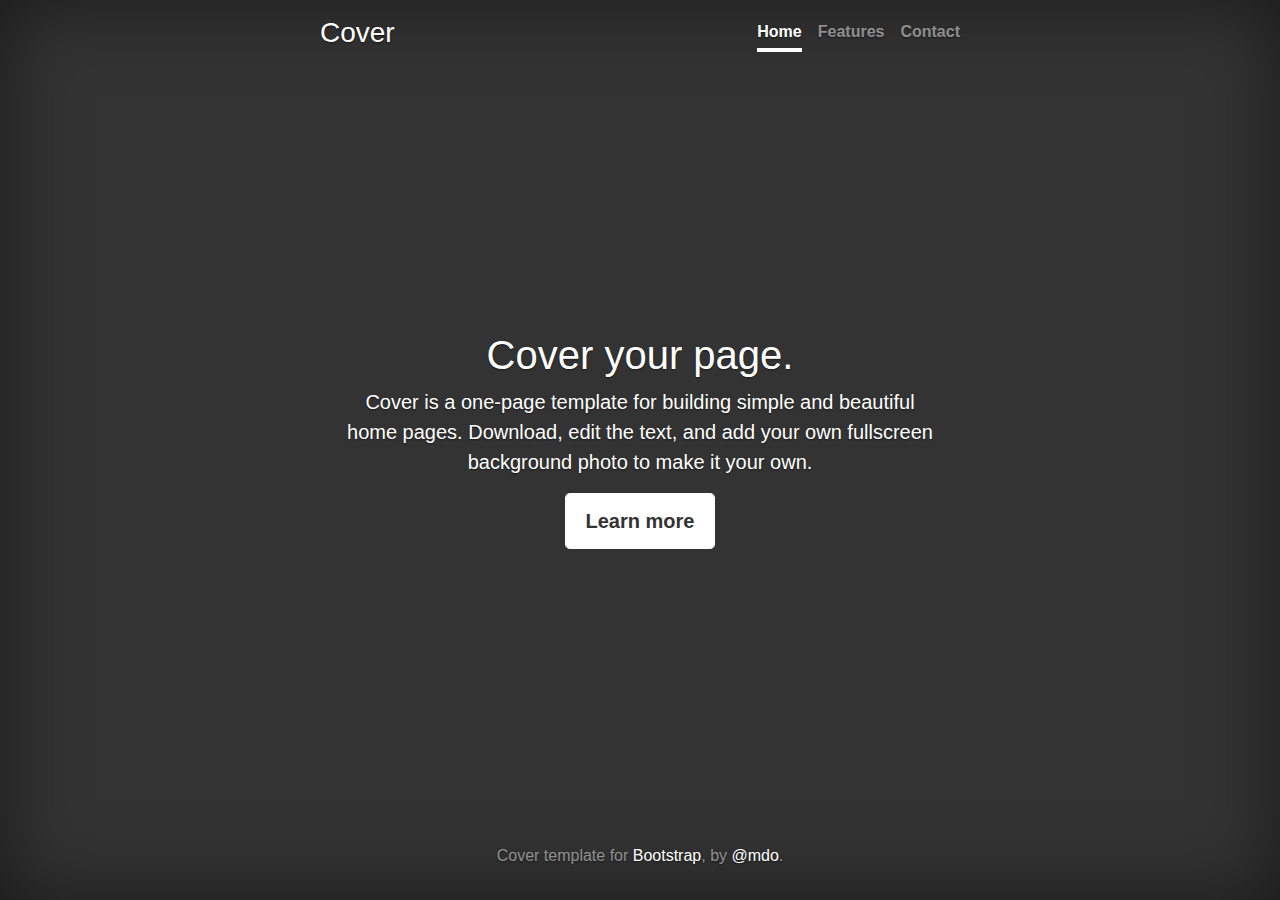
<file: sede/lib/boo/docs/4.0/examples/cover/index.html>
<!doctype html>
<html lang="en">
  <head>
    <meta charset="utf-8">
    <meta name="viewport" content="width=device-width, initial-scale=1, shrink-to-fit=no">
    <meta name="description" content="">
    <meta name="author" content="">
    <link rel="icon" href="../../../../favicon.ico">

    <title>Cover Template for Bootstrap</title>

    <!-- Bootstrap core CSS -->
    <link href="../../../../dist/css/bootstrap.min.css" rel="stylesheet">

    <!-- Custom styles for this template -->
    <link href="cover.css" rel="stylesheet">
  </head>

  <body class="text-center">

    <div class="cover-container d-flex h-100 p-3 mx-auto flex-column">
      <header class="masthead mb-auto">
        <div class="inner">
          <h3 class="masthead-brand">Cover</h3>
          <nav class="nav nav-masthead justify-content-center">
            <a class="nav-link active" href="#">Home</a>
            <a class="nav-link" href="#">Features</a>
            <a class="nav-link" href="#">Contact</a>
          </nav>
        </div>
      </header>

      <main role="main" class="inner cover">
        <h1 class="cover-heading">Cover your page.</h1>
        <p class="lead">Cover is a one-page template for building simple and beautiful home pages. Download, edit the text, and add your own fullscreen background photo to make it your own.</p>
        <p class="lead">
          <a href="#" class="btn btn-lg btn-secondary">Learn more</a>
        </p>
      </main>

      <footer class="mastfoot mt-auto">
        <div class="inner">
          <p>Cover template for <a href="https://getbootstrap.com/">Bootstrap</a>, by <a href="https://twitter.com/mdo">@mdo</a>.</p>
        </div>
      </footer>
    </div>


    <!-- Bootstrap core JavaScript
    ================================================== -->
    <!-- Placed at the end of the document so the pages load faster -->
    <script src="https://code.jquery.com/jquery-3.2.1.slim.min.js" integrity="sha384-KJ3o2DKtIkvYIK3UENzmM7KCkRr/rE9/Qpg6aAZGJwFDMVNA/GpGFF93hXpG5KkN" crossorigin="anonymous"></script>
    <script>window.jQuery || document.write('<script src="../../../../assets/js/vendor/jquery-slim.min.js"><\/script>')</script>
    <script src="../../../../assets/js/vendor/popper.min.js"></script>
    <script src="../../../../dist/js/bootstrap.min.js"></script>
  </body>
</html>
</file>
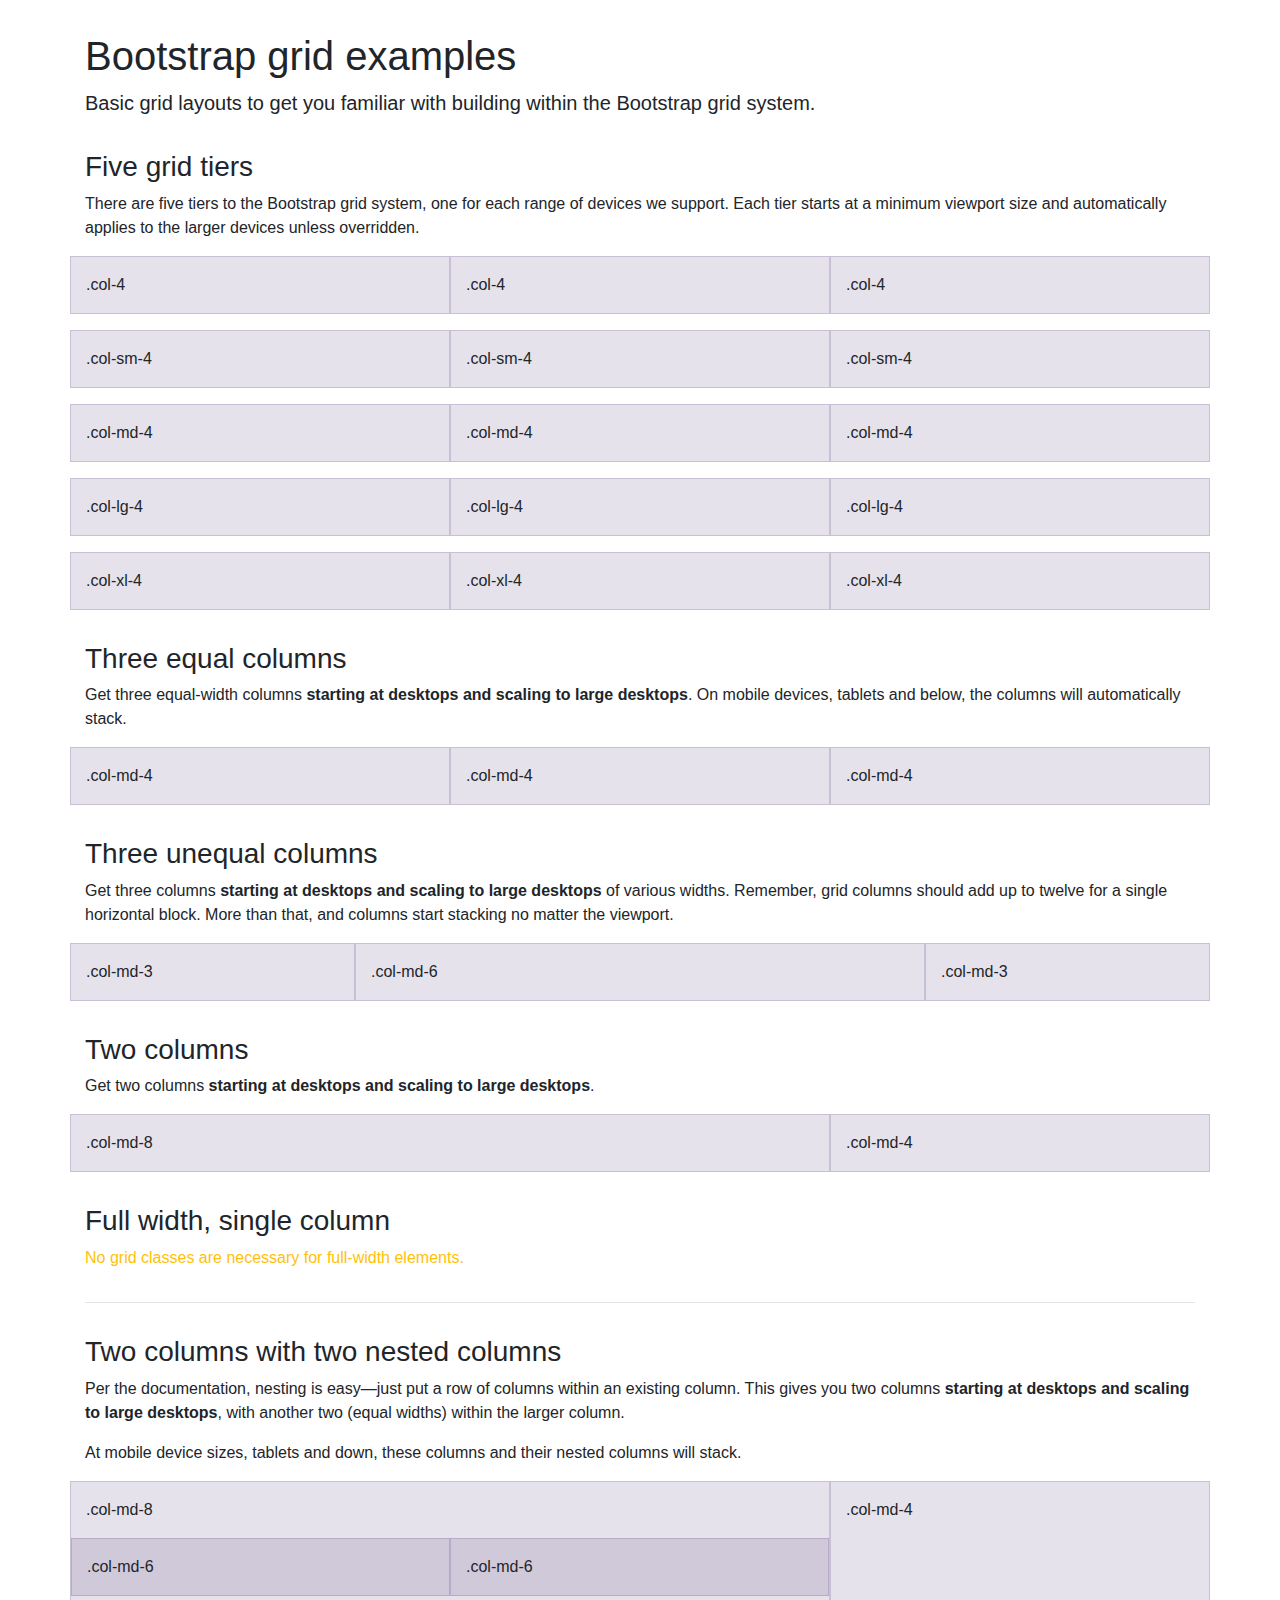
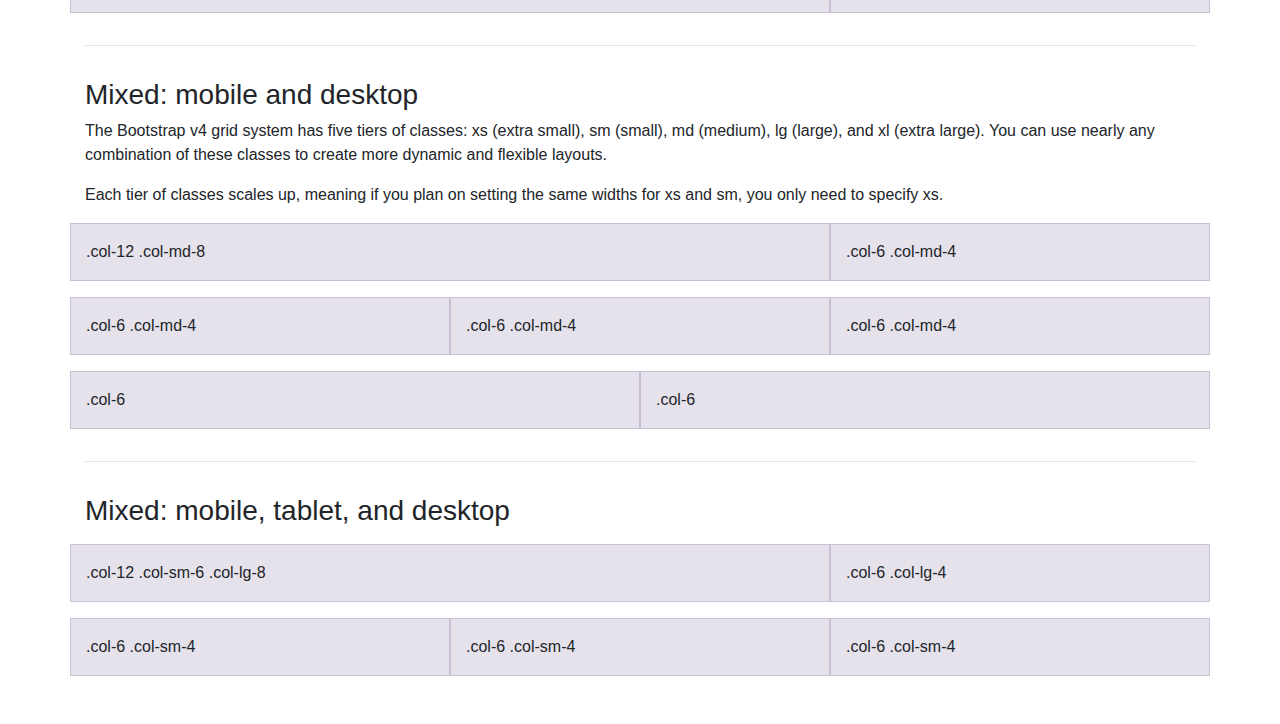
<file: sede/lib/boo/docs/4.0/examples/grid/index.html>
<!doctype html>
<html lang="en">
  <head>
    <meta charset="utf-8">
    <meta name="viewport" content="width=device-width, initial-scale=1, shrink-to-fit=no">
    <meta name="description" content="">
    <meta name="author" content="">
    <link rel="icon" href="../../../../favicon.ico">

    <title>Grid Template for Bootstrap</title>

    <!-- Bootstrap core CSS -->
    <link href="../../../../dist/css/bootstrap.min.css" rel="stylesheet">

    <!-- Custom styles for this template -->
    <link href="grid.css" rel="stylesheet">
  </head>

  <body>
    <div class="container">

      <h1>Bootstrap grid examples</h1>
      <p class="lead">Basic grid layouts to get you familiar with building within the Bootstrap grid system.</p>

      <h3>Five grid tiers</h3>
      <p>There are five tiers to the Bootstrap grid system, one for each range of devices we support. Each tier starts at a minimum viewport size and automatically applies to the larger devices unless overridden.</p>

      <div class="row">
        <div class="col-4">.col-4</div>
        <div class="col-4">.col-4</div>
        <div class="col-4">.col-4</div>
      </div>

      <div class="row">
        <div class="col-sm-4">.col-sm-4</div>
        <div class="col-sm-4">.col-sm-4</div>
        <div class="col-sm-4">.col-sm-4</div>
      </div>

      <div class="row">
        <div class="col-md-4">.col-md-4</div>
        <div class="col-md-4">.col-md-4</div>
        <div class="col-md-4">.col-md-4</div>
      </div>

      <div class="row">
        <div class="col-lg-4">.col-lg-4</div>
        <div class="col-lg-4">.col-lg-4</div>
        <div class="col-lg-4">.col-lg-4</div>
      </div>

      <div class="row">
        <div class="col-xl-4">.col-xl-4</div>
        <div class="col-xl-4">.col-xl-4</div>
        <div class="col-xl-4">.col-xl-4</div>
      </div>

      <h3>Three equal columns</h3>
      <p>Get three equal-width columns <strong>starting at desktops and scaling to large desktops</strong>. On mobile devices, tablets and below, the columns will automatically stack.</p>
      <div class="row">
        <div class="col-md-4">.col-md-4</div>
        <div class="col-md-4">.col-md-4</div>
        <div class="col-md-4">.col-md-4</div>
      </div>

      <h3>Three unequal columns</h3>
      <p>Get three columns <strong>starting at desktops and scaling to large desktops</strong> of various widths. Remember, grid columns should add up to twelve for a single horizontal block. More than that, and columns start stacking no matter the viewport.</p>
      <div class="row">
        <div class="col-md-3">.col-md-3</div>
        <div class="col-md-6">.col-md-6</div>
        <div class="col-md-3">.col-md-3</div>
      </div>

      <h3>Two columns</h3>
      <p>Get two columns <strong>starting at desktops and scaling to large desktops</strong>.</p>
      <div class="row">
        <div class="col-md-8">.col-md-8</div>
        <div class="col-md-4">.col-md-4</div>
      </div>

      <h3>Full width, single column</h3>
      <p class="text-warning">No grid classes are necessary for full-width elements.</p>

      <hr>

      <h3>Two columns with two nested columns</h3>
      <p>Per the documentation, nesting is easy—just put a row of columns within an existing column. This gives you two columns <strong>starting at desktops and scaling to large desktops</strong>, with another two (equal widths) within the larger column.</p>
      <p>At mobile device sizes, tablets and down, these columns and their nested columns will stack.</p>
      <div class="row">
        <div class="col-md-8">
          .col-md-8
          <div class="row">
            <div class="col-md-6">.col-md-6</div>
            <div class="col-md-6">.col-md-6</div>
          </div>
        </div>
        <div class="col-md-4">.col-md-4</div>
      </div>

      <hr>

      <h3>Mixed: mobile and desktop</h3>
      <p>The Bootstrap v4 grid system has five tiers of classes: xs (extra small), sm (small), md (medium), lg (large), and xl (extra large). You can use nearly any combination of these classes to create more dynamic and flexible layouts.</p>
      <p>Each tier of classes scales up, meaning if you plan on setting the same widths for xs and sm, you only need to specify xs.</p>
      <div class="row">
        <div class="col-12 col-md-8">.col-12 .col-md-8</div>
        <div class="col-6 col-md-4">.col-6 .col-md-4</div>
      </div>
      <div class="row">
        <div class="col-6 col-md-4">.col-6 .col-md-4</div>
        <div class="col-6 col-md-4">.col-6 .col-md-4</div>
        <div class="col-6 col-md-4">.col-6 .col-md-4</div>
      </div>
      <div class="row">
        <div class="col-6">.col-6</div>
        <div class="col-6">.col-6</div>
      </div>

      <hr>

      <h3>Mixed: mobile, tablet, and desktop</h3>
      <p></p>
      <div class="row">
        <div class="col-12 col-sm-6 col-lg-8">.col-12 .col-sm-6 .col-lg-8</div>
        <div class="col-6 col-lg-4">.col-6 .col-lg-4</div>
      </div>
      <div class="row">
        <div class="col-6 col-sm-4">.col-6 .col-sm-4</div>
        <div class="col-6 col-sm-4">.col-6 .col-sm-4</div>
        <div class="col-6 col-sm-4">.col-6 .col-sm-4</div>
      </div>

    </div> <!-- /container -->
  </body>
</html>
</file>
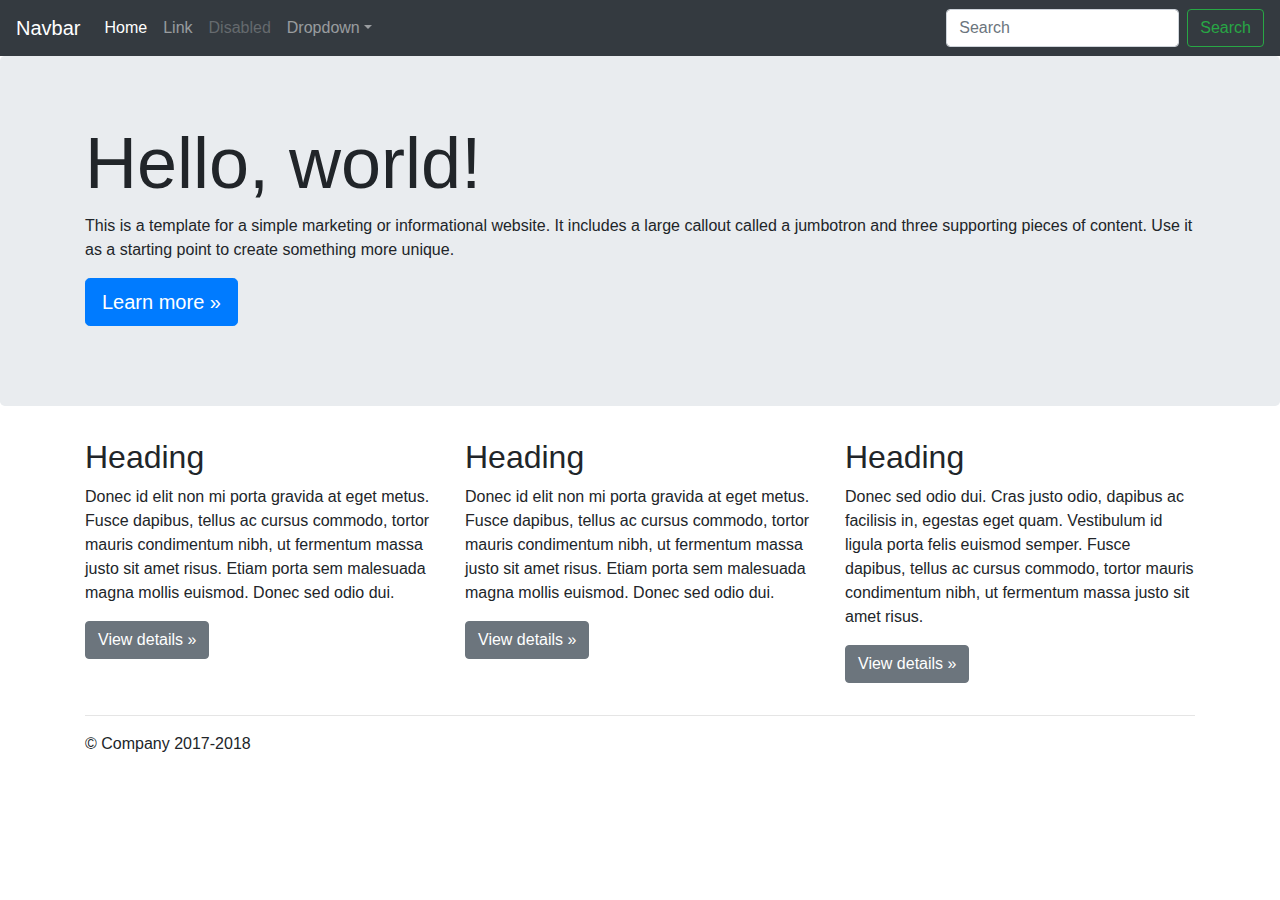
<file: sede/lib/boo/docs/4.0/examples/jumbotron/index.html>
<!doctype html>
<html lang="en">
  <head>
    <meta charset="utf-8">
    <meta name="viewport" content="width=device-width, initial-scale=1, shrink-to-fit=no">
    <meta name="description" content="">
    <meta name="author" content="">
    <link rel="icon" href="../../../../favicon.ico">

    <title>Jumbotron Template for Bootstrap</title>

    <!-- Bootstrap core CSS -->
    <link href="../../../../dist/css/bootstrap.min.css" rel="stylesheet">

    <!-- Custom styles for this template -->
    <link href="jumbotron.css" rel="stylesheet">
  </head>

  <body>

    <nav class="navbar navbar-expand-md navbar-dark fixed-top bg-dark">
      <a class="navbar-brand" href="#">Navbar</a>
      <button class="navbar-toggler" type="button" data-toggle="collapse" data-target="#navbarsExampleDefault" aria-controls="navbarsExampleDefault" aria-expanded="false" aria-label="Toggle navigation">
        <span class="navbar-toggler-icon"></span>
      </button>

      <div class="collapse navbar-collapse" id="navbarsExampleDefault">
        <ul class="navbar-nav mr-auto">
          <li class="nav-item active">
            <a class="nav-link" href="#">Home <span class="sr-only">(current)</span></a>
          </li>
          <li class="nav-item">
            <a class="nav-link" href="#">Link</a>
          </li>
          <li class="nav-item">
            <a class="nav-link disabled" href="#">Disabled</a>
          </li>
          <li class="nav-item dropdown">
            <a class="nav-link dropdown-toggle" href="http://example.com" id="dropdown01" data-toggle="dropdown" aria-haspopup="true" aria-expanded="false">Dropdown</a>
            <div class="dropdown-menu" aria-labelledby="dropdown01">
              <a class="dropdown-item" href="#">Action</a>
              <a class="dropdown-item" href="#">Another action</a>
              <a class="dropdown-item" href="#">Something else here</a>
            </div>
          </li>
        </ul>
        <form class="form-inline my-2 my-lg-0">
          <input class="form-control mr-sm-2" type="text" placeholder="Search" aria-label="Search">
          <button class="btn btn-outline-success my-2 my-sm-0" type="submit">Search</button>
        </form>
      </div>
    </nav>

    <main role="main">

      <!-- Main jumbotron for a primary marketing message or call to action -->
      <div class="jumbotron">
        <div class="container">
          <h1 class="display-3">Hello, world!</h1>
          <p>This is a template for a simple marketing or informational website. It includes a large callout called a jumbotron and three supporting pieces of content. Use it as a starting point to create something more unique.</p>
          <p><a class="btn btn-primary btn-lg" href="#" role="button">Learn more &raquo;</a></p>
        </div>
      </div>

      <div class="container">
        <!-- Example row of columns -->
        <div class="row">
          <div class="col-md-4">
            <h2>Heading</h2>
            <p>Donec id elit non mi porta gravida at eget metus. Fusce dapibus, tellus ac cursus commodo, tortor mauris condimentum nibh, ut fermentum massa justo sit amet risus. Etiam porta sem malesuada magna mollis euismod. Donec sed odio dui. </p>
            <p><a class="btn btn-secondary" href="#" role="button">View details &raquo;</a></p>
          </div>
          <div class="col-md-4">
            <h2>Heading</h2>
            <p>Donec id elit non mi porta gravida at eget metus. Fusce dapibus, tellus ac cursus commodo, tortor mauris condimentum nibh, ut fermentum massa justo sit amet risus. Etiam porta sem malesuada magna mollis euismod. Donec sed odio dui. </p>
            <p><a class="btn btn-secondary" href="#" role="button">View details &raquo;</a></p>
          </div>
          <div class="col-md-4">
            <h2>Heading</h2>
            <p>Donec sed odio dui. Cras justo odio, dapibus ac facilisis in, egestas eget quam. Vestibulum id ligula porta felis euismod semper. Fusce dapibus, tellus ac cursus commodo, tortor mauris condimentum nibh, ut fermentum massa justo sit amet risus.</p>
            <p><a class="btn btn-secondary" href="#" role="button">View details &raquo;</a></p>
          </div>
        </div>

        <hr>

      </div> <!-- /container -->

    </main>

    <footer class="container">
      <p>&copy; Company 2017-2018</p>
    </footer>

    <!-- Bootstrap core JavaScript
    ================================================== -->
    <!-- Placed at the end of the document so the pages load faster -->
    <script src="https://code.jquery.com/jquery-3.2.1.slim.min.js" integrity="sha384-KJ3o2DKtIkvYIK3UENzmM7KCkRr/rE9/Qpg6aAZGJwFDMVNA/GpGFF93hXpG5KkN" crossorigin="anonymous"></script>
    <script>window.jQuery || document.write('<script src="../../../../assets/js/vendor/jquery-slim.min.js"><\/script>')</script>
    <script src="../../../../assets/js/vendor/popper.min.js"></script>
    <script src="../../../../dist/js/bootstrap.min.js"></script>
  </body>
</html>
</file>
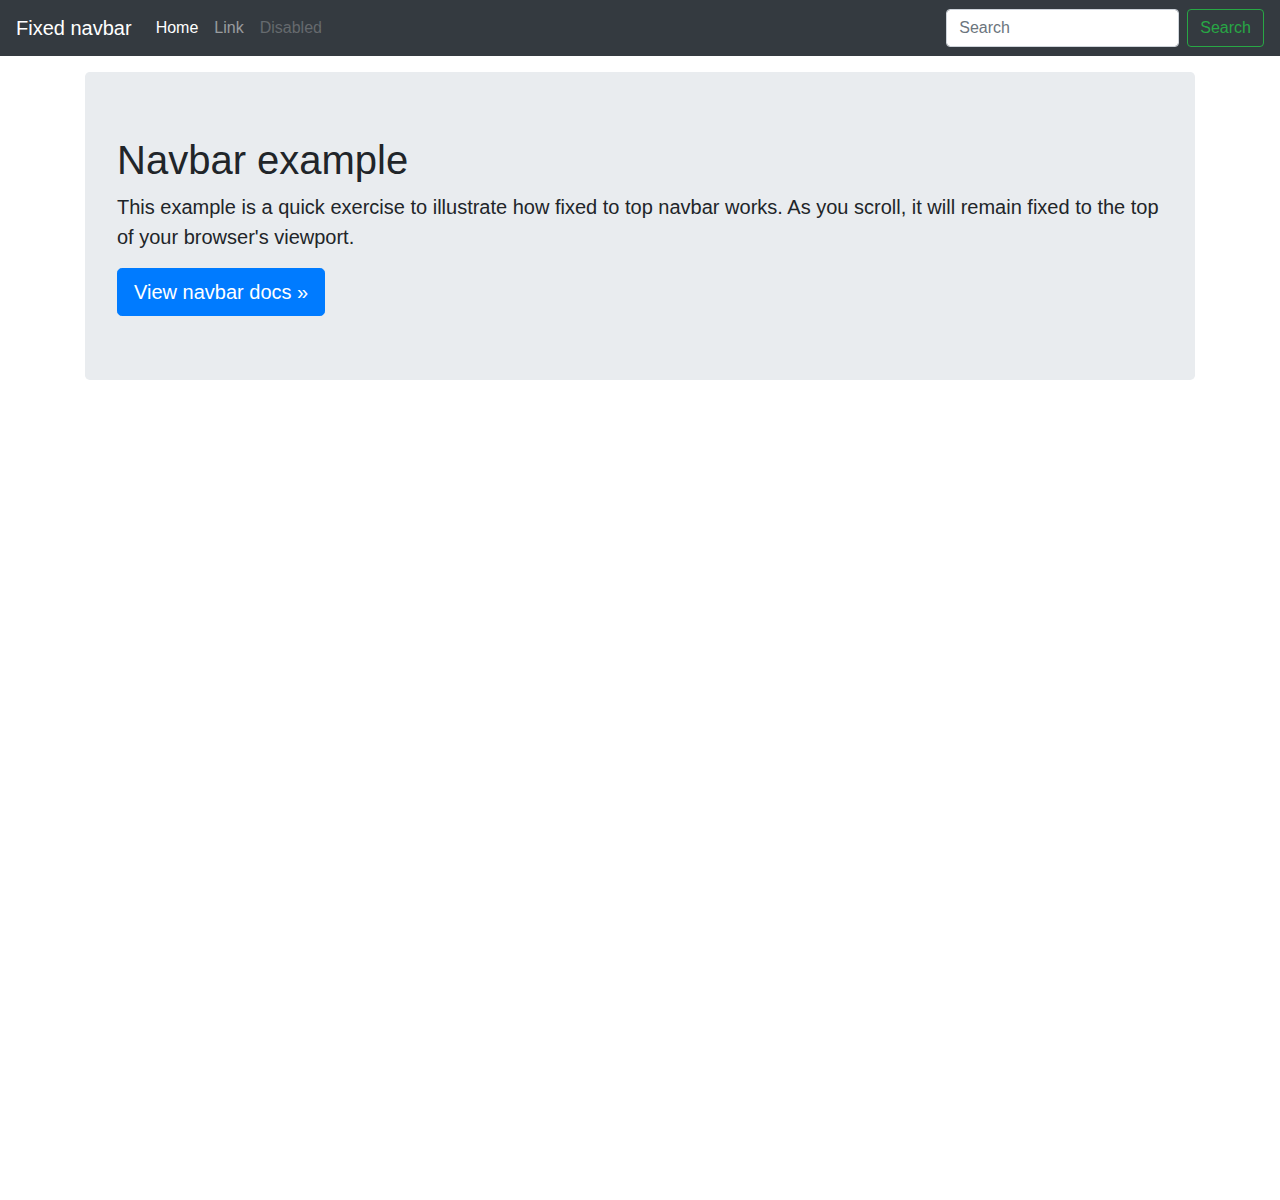
<file: sede/lib/boo/docs/4.0/examples/navbar-fixed/index.html>
<!doctype html>
<html lang="en">
  <head>
    <meta charset="utf-8">
    <meta name="viewport" content="width=device-width, initial-scale=1, shrink-to-fit=no">
    <meta name="description" content="">
    <meta name="author" content="">
    <link rel="icon" href="../../../../favicon.ico">

    <title>Fixed top navbar example for Bootstrap</title>

    <!-- Bootstrap core CSS -->
    <link href="../../../../dist/css/bootstrap.min.css" rel="stylesheet">

    <!-- Custom styles for this template -->
    <link href="navbar-top-fixed.css" rel="stylesheet">
  </head>

  <body>

    <nav class="navbar navbar-expand-md navbar-dark fixed-top bg-dark">
      <a class="navbar-brand" href="#">Fixed navbar</a>
      <button class="navbar-toggler" type="button" data-toggle="collapse" data-target="#navbarCollapse" aria-controls="navbarCollapse" aria-expanded="false" aria-label="Toggle navigation">
        <span class="navbar-toggler-icon"></span>
      </button>
      <div class="collapse navbar-collapse" id="navbarCollapse">
        <ul class="navbar-nav mr-auto">
          <li class="nav-item active">
            <a class="nav-link" href="#">Home <span class="sr-only">(current)</span></a>
          </li>
          <li class="nav-item">
            <a class="nav-link" href="#">Link</a>
          </li>
          <li class="nav-item">
            <a class="nav-link disabled" href="#">Disabled</a>
          </li>
        </ul>
        <form class="form-inline mt-2 mt-md-0">
          <input class="form-control mr-sm-2" type="text" placeholder="Search" aria-label="Search">
          <button class="btn btn-outline-success my-2 my-sm-0" type="submit">Search</button>
        </form>
      </div>
    </nav>

    <main role="main" class="container">
      <div class="jumbotron">
        <h1>Navbar example</h1>
        <p class="lead">This example is a quick exercise to illustrate how fixed to top navbar works. As you scroll, it will remain fixed to the top of your browser's viewport.</p>
        <a class="btn btn-lg btn-primary" href="../../components/navbar/" role="button">View navbar docs &raquo;</a>
      </div>
    </main>

    <!-- Bootstrap core JavaScript
    ================================================== -->
    <!-- Placed at the end of the document so the pages load faster -->
    <script src="https://code.jquery.com/jquery-3.2.1.slim.min.js" integrity="sha384-KJ3o2DKtIkvYIK3UENzmM7KCkRr/rE9/Qpg6aAZGJwFDMVNA/GpGFF93hXpG5KkN" crossorigin="anonymous"></script>
    <script>window.jQuery || document.write('<script src="../../../../assets/js/vendor/jquery-slim.min.js"><\/script>')</script>
    <script src="../../../../assets/js/vendor/popper.min.js"></script>
    <script src="../../../../dist/js/bootstrap.min.js"></script>
  </body>
</html>
</file>
<file: sede/lib/boo/docs/4.0/examples/album/album.css>
:root {
  --jumbotron-padding-y: 3rem;
}

.jumbotron {
  padding-top: var(--jumbotron-padding-y);
  padding-bottom: var(--jumbotron-padding-y);
  margin-bottom: 0;
  background-color: #fff;
}
@media (min-width: 768px) {
  .jumbotron {
    padding-top: calc(var(--jumbotron-padding-y) * 2);
    padding-bottom: calc(var(--jumbotron-padding-y) * 2);
  }
}

.jumbotron p:last-child {
  margin-bottom: 0;
}

.jumbotron-heading {
  font-weight: 300;
}

.jumbotron .container {
  max-width: 40rem;
}

footer {
  padding-top: 3rem;
  padding-bottom: 3rem;
}

footer p {
  margin-bottom: .25rem;
}

.box-shadow { box-shadow: 0 .25rem .75rem rgba(0, 0, 0, .05); }
</file>
<file: sede/lib/boo/docs/4.0/examples/blog/blog.css>
/* stylelint-disable selector-list-comma-newline-after */

.blog-header {
  line-height: 1;
  border-bottom: 1px solid #e5e5e5;
}

.blog-header-logo {
  font-family: "Playfair Display", Georgia, "Times New Roman", serif;
  font-size: 2.25rem;
}

.blog-header-logo:hover {
  text-decoration: none;
}

h1, h2, h3, h4, h5, h6 {
  font-family: "Playfair Display", Georgia, "Times New Roman", serif;
}

.display-4 {
  font-size: 2.5rem;
}
@media (min-width: 768px) {
  .display-4 {
    font-size: 3rem;
  }
}

.nav-scroller {
  position: relative;
  z-index: 2;
  height: 2.75rem;
  overflow-y: hidden;
}

.nav-scroller .nav {
  display: -webkit-box;
  display: -ms-flexbox;
  display: flex;
  -ms-flex-wrap: nowrap;
  flex-wrap: nowrap;
  padding-bottom: 1rem;
  margin-top: -1px;
  overflow-x: auto;
  text-align: center;
  white-space: nowrap;
  -webkit-overflow-scrolling: touch;
}

.nav-scroller .nav-link {
  padding-top: .75rem;
  padding-bottom: .75rem;
  font-size: .875rem;
}

.card-img-right {
  height: 100%;
  border-radius: 0 3px 3px 0;
}

.flex-auto {
  -ms-flex: 0 0 auto;
  -webkit-box-flex: 0;
  flex: 0 0 auto;
}

.h-250 { height: 250px; }
@media (min-width: 768px) {
  .h-md-250 { height: 250px; }
}

.border-top { border-top: 1px solid #e5e5e5; }
.border-bottom { border-bottom: 1px solid #e5e5e5; }

.box-shadow { box-shadow: 0 .25rem .75rem rgba(0, 0, 0, .05); }

/*
 * Blog name and description
 */
.blog-title {
  margin-bottom: 0;
  font-size: 2rem;
  font-weight: 400;
}
.blog-description {
  font-size: 1.1rem;
  color: #999;
}

@media (min-width: 40em) {
  .blog-title {
    font-size: 3.5rem;
  }
}

/* Pagination */
.blog-pagination {
  margin-bottom: 4rem;
}
.blog-pagination > .btn {
  border-radius: 2rem;
}

/*
 * Blog posts
 */
.blog-post {
  margin-bottom: 4rem;
}
.blog-post-title {
  margin-bottom: .25rem;
  font-size: 2.5rem;
}
.blog-post-meta {
  margin-bottom: 1.25rem;
  color: #999;
}

/*
 * Footer
 */
.blog-footer {
  padding: 2.5rem 0;
  color: #999;
  text-align: center;
  background-color: #f9f9f9;
  border-top: .05rem solid #e5e5e5;
}
.blog-footer p:last-child {
  margin-bottom: 0;
}
</file>
<file: sede/lib/boo/docs/4.0/examples/carousel/carousel.css>
/* GLOBAL STYLES
-------------------------------------------------- */
/* Padding below the footer and lighter body text */

body {
  padding-top: 3rem;
  padding-bottom: 3rem;
  color: #5a5a5a;
}


/* CUSTOMIZE THE CAROUSEL
-------------------------------------------------- */

/* Carousel base class */
.carousel {
  margin-bottom: 4rem;
}
/* Since positioning the image, we need to help out the caption */
.carousel-caption {
  bottom: 3rem;
  z-index: 10;
}

/* Declare heights because of positioning of img element */
.carousel-item {
  height: 32rem;
  background-color: #777;
}
.carousel-item > img {
  position: absolute;
  top: 0;
  left: 0;
  min-width: 100%;
  height: 32rem;
}


/* MARKETING CONTENT
-------------------------------------------------- */

/* Center align the text within the three columns below the carousel */
.marketing .col-lg-4 {
  margin-bottom: 1.5rem;
  text-align: center;
}
.marketing h2 {
  font-weight: 400;
}
.marketing .col-lg-4 p {
  margin-right: .75rem;
  margin-left: .75rem;
}


/* Featurettes
------------------------- */

.featurette-divider {
  margin: 5rem 0; /* Space out the Bootstrap <hr> more */
}

/* Thin out the marketing headings */
.featurette-heading {
  font-weight: 300;
  line-height: 1;
  letter-spacing: -.05rem;
}


/* RESPONSIVE CSS
-------------------------------------------------- */

@media (min-width: 40em) {
  /* Bump up size of carousel content */
  .carousel-caption p {
    margin-bottom: 1.25rem;
    font-size: 1.25rem;
    line-height: 1.4;
  }

  .featurette-heading {
    font-size: 50px;
  }
}

@media (min-width: 62em) {
  .featurette-heading {
    margin-top: 7rem;
  }
}
</file>
<file: sede/lib/boo/docs/4.0/examples/cover/cover.css>
/*
 * Globals
 */

/* Links */
a,
a:focus,
a:hover {
  color: #fff;
}

/* Custom default button */
.btn-secondary,
.btn-secondary:hover,
.btn-secondary:focus {
  color: #333;
  text-shadow: none; /* Prevent inheritance from `body` */
  background-color: #fff;
  border: .05rem solid #fff;
}


/*
 * Base structure
 */

html,
body {
  height: 100%;
  background-color: #333;
}

body {
  display: -ms-flexbox;
  display: -webkit-box;
  display: flex;
  -ms-flex-pack: center;
  -webkit-box-pack: center;
  justify-content: center;
  color: #fff;
  text-shadow: 0 .05rem .1rem rgba(0, 0, 0, .5);
  box-shadow: inset 0 0 5rem rgba(0, 0, 0, .5);
}

.cover-container {
  max-width: 42em;
}


/*
 * Header
 */
.masthead {
  margin-bottom: 2rem;
}

.masthead-brand {
  margin-bottom: 0;
}

.nav-masthead .nav-link {
  padding: .25rem 0;
  font-weight: 700;
  color: rgba(255, 255, 255, .5);
  background-color: transparent;
  border-bottom: .25rem solid transparent;
}

.nav-masthead .nav-link:hover,
.nav-masthead .nav-link:focus {
  border-bottom-color: rgba(255, 255, 255, .25);
}

.nav-masthead .nav-link + .nav-link {
  margin-left: 1rem;
}

.nav-masthead .active {
  color: #fff;
  border-bottom-color: #fff;
}

@media (min-width: 48em) {
  .masthead-brand {
    float: left;
  }
  .nav-masthead {
    float: right;
  }
}


/*
 * Cover
 */
.cover {
  padding: 0 1.5rem;
}
.cover .btn-lg {
  padding: .75rem 1.25rem;
  font-weight: 700;
}


/*
 * Footer
 */
.mastfoot {
  color: rgba(255, 255, 255, .5);
}
</file>
<file: sede/lib/boo/docs/4.0/examples/grid/grid.css>
body {
  padding-top: 2rem;
  padding-bottom: 2rem;
}

h3 {
  margin-top: 2rem;
}

.row {
  margin-bottom: 1rem;
}
.row .row {
  margin-top: 1rem;
  margin-bottom: 0;
}
[class*="col-"] {
  padding-top: 1rem;
  padding-bottom: 1rem;
  background-color: rgba(86, 61, 124, .15);
  border: 1px solid rgba(86, 61, 124, .2);
}

hr {
  margin-top: 2rem;
  margin-bottom: 2rem;
}
</file>
<file: sede/lib/boo/docs/4.0/examples/jumbotron/jumbotron.css>
/* Move down content because we have a fixed navbar that is 3.5rem tall */
body {
  padding-top: 3.5rem;
}
</file>
<file: sede/lib/boo/docs/4.0/examples/navbar-fixed/navbar-top-fixed.css>
/* Show it is fixed to the top */
body {
  min-height: 75rem;
  padding-top: 4.5rem;
}
</file>
<file: sede/lib/boo/js/tests/vendor/qunit.css>
/*!
 * QUnit 2.4.1
 * https://qunitjs.com/
 *
 * Copyright jQuery Foundation and other contributors
 * Released under the MIT license
 * https://jquery.org/license
 *
 * Date: 2017-10-22T05:12Z
 */

/** Font Family and Sizes */

#qunit-tests, #qunit-header, #qunit-banner, #qunit-testrunner-toolbar, #qunit-filteredTest, #qunit-userAgent, #qunit-testresult {
	font-family: "Helvetica Neue Light", "HelveticaNeue-Light", "Helvetica Neue", Calibri, Helvetica, Arial, sans-serif;
}

#qunit-testrunner-toolbar, #qunit-filteredTest, #qunit-userAgent, #qunit-testresult, #qunit-tests li { font-size: small; }
#qunit-tests { font-size: smaller; }


/** Resets */

#qunit-tests, #qunit-header, #qunit-banner, #qunit-filteredTest, #qunit-userAgent, #qunit-testresult, #qunit-modulefilter {
	margin: 0;
	padding: 0;
}


/** Header (excluding toolbar) */

#qunit-header {
	padding: 0.5em 0 0.5em 1em;

	color: #8699A4;
	background-color: #0D3349;

	font-size: 1.5em;
	line-height: 1em;
	font-weight: 400;

	border-radius: 5px 5px 0 0;
}

#qunit-header a {
	text-decoration: none;
	color: #C2CCD1;
}

#qunit-header a:hover,
#qunit-header a:focus {
	color: #FFF;
}

#qunit-banner {
	height: 5px;
}

#qunit-filteredTest {
	padding: 0.5em 1em 0.5em 1em;
	color: #366097;
	background-color: #F4FF77;
}

#qunit-userAgent {
	padding: 0.5em 1em 0.5em 1em;
	color: #FFF;
	background-color: #2B81AF;
	text-shadow: rgba(0, 0, 0, 0.5) 2px 2px 1px;
}


/** Toolbar */

#qunit-testrunner-toolbar {
	padding: 0.5em 1em 0.5em 1em;
	color: #5E740B;
	background-color: #EEE;
}

#qunit-testrunner-toolbar .clearfix {
	height: 0;
	clear: both;
}

#qunit-testrunner-toolbar label {
	display: inline-block;
}

#qunit-testrunner-toolbar input[type=checkbox],
#qunit-testrunner-toolbar input[type=radio] {
	margin: 3px;
	vertical-align: -2px;
}

#qunit-testrunner-toolbar input[type=text] {
	box-sizing: border-box;
	height: 1.6em;
}

.qunit-url-config,
.qunit-filter,
#qunit-modulefilter {
	display: inline-block;
	line-height: 2.1em;
}

.qunit-filter,
#qunit-modulefilter {
	float: right;
	position: relative;
	margin-left: 1em;
}

.qunit-url-config label {
	margin-right: 0.5em;
}

#qunit-modulefilter-search {
	box-sizing: border-box;
	width: 400px;
}

#qunit-modulefilter-search-container:after {
	position: absolute;
	right: 0.3em;
	content: "\25bc";
	color: black;
}

#qunit-modulefilter-dropdown {
	/* align with #qunit-modulefilter-search */
	box-sizing: border-box;
	width: 400px;
	position: absolute;
	right: 0;
	top: 50%;
	margin-top: 0.8em;

	border: 1px solid #D3D3D3;
	border-top: none;
	border-radius: 0 0 .25em .25em;
	color: #000;
	background-color: #F5F5F5;
	z-index: 99;
}

#qunit-modulefilter-dropdown a {
	color: inherit;
	text-decoration: none;
}

#qunit-modulefilter-dropdown .clickable.checked {
	font-weight: bold;
	color: #000;
	background-color: #D2E0E6;
}

#qunit-modulefilter-dropdown .clickable:hover {
	color: #FFF;
	background-color: #0D3349;
}

#qunit-modulefilter-actions {
	display: block;
	overflow: auto;

	/* align with #qunit-modulefilter-dropdown-list */
	font: smaller/1.5em sans-serif;
}

#qunit-modulefilter-dropdown #qunit-modulefilter-actions > * {
	box-sizing: border-box;
	max-height: 2.8em;
	display: block;
	padding: 0.4em;
}

#qunit-modulefilter-dropdown #qunit-modulefilter-actions > button {
	float: right;
	font: inherit;
}

#qunit-modulefilter-dropdown #qunit-modulefilter-actions > :last-child {
	/* insert padding to align with checkbox margins */
	padding-left: 3px;
}

#qunit-modulefilter-dropdown-list {
	max-height: 200px;
	overflow-y: auto;
	margin: 0;
	border-top: 2px groove threedhighlight;
	padding: 0.4em 0 0;
	font: smaller/1.5em sans-serif;
}

#qunit-modulefilter-dropdown-list li {
	white-space: nowrap;
	overflow: hidden;
	text-overflow: ellipsis;
}

#qunit-modulefilter-dropdown-list .clickable {
	display: block;
	padding-left: 0.15em;
}


/** Tests: Pass/Fail */

#qunit-tests {
	list-style-position: inside;
}

#qunit-tests li {
	padding: 0.4em 1em 0.4em 1em;
	border-bottom: 1px solid #FFF;
	list-style-position: inside;
}

#qunit-tests > li {
	display: none;
}

#qunit-tests li.running,
#qunit-tests li.pass,
#qunit-tests li.fail,
#qunit-tests li.skipped,
#qunit-tests li.aborted {
	display: list-item;
}

#qunit-tests.hidepass {
	position: relative;
}

#qunit-tests.hidepass li.running,
#qunit-tests.hidepass li.pass:not(.todo) {
	visibility: hidden;
	position: absolute;
	width:   0;
	height:  0;
	padding: 0;
	border:  0;
	margin:  0;
}

#qunit-tests li strong {
	cursor: pointer;
}

#qunit-tests li.skipped strong {
	cursor: default;
}

#qunit-tests li a {
	padding: 0.5em;
	color: #C2CCD1;
	text-decoration: none;
}

#qunit-tests li p a {
	padding: 0.25em;
	color: #6B6464;
}
#qunit-tests li a:hover,
#qunit-tests li a:focus {
	color: #000;
}

#qunit-tests li .runtime {
	float: right;
	font-size: smaller;
}

.qunit-assert-list {
	margin-top: 0.5em;
	padding: 0.5em;

	background-color: #FFF;

	border-radius: 5px;
}

.qunit-source {
	margin: 0.6em 0 0.3em;
}

.qunit-collapsed {
	display: none;
}

#qunit-tests table {
	border-collapse: collapse;
	margin-top: 0.2em;
}

#qunit-tests th {
	text-align: right;
	vertical-align: top;
	padding: 0 0.5em 0 0;
}

#qunit-tests td {
	vertical-align: top;
}

#qunit-tests pre {
	margin: 0;
	white-space: pre-wrap;
	word-wrap: break-word;
}

#qunit-tests del {
	color: #374E0C;
	background-color: #E0F2BE;
	text-decoration: none;
}

#qunit-tests ins {
	color: #500;
	background-color: #FFCACA;
	text-decoration: none;
}

/*** Test Counts */

#qunit-tests b.counts                       { color: #000; }
#qunit-tests b.passed                       { color: #5E740B; }
#qunit-tests b.failed                       { color: #710909; }

#qunit-tests li li {
	padding: 5px;
	background-color: #FFF;
	border-bottom: none;
	list-style-position: inside;
}

/*** Passing Styles */

#qunit-tests li li.pass {
	color: #3C510C;
	background-color: #FFF;
	border-left: 10px solid #C6E746;
}

#qunit-tests .pass                          { color: #528CE0; background-color: #D2E0E6; }
#qunit-tests .pass .test-name               { color: #366097; }

#qunit-tests .pass .test-actual,
#qunit-tests .pass .test-expected           { color: #999; }

#qunit-banner.qunit-pass                    { background-color: #C6E746; }

/*** Failing Styles */

#qunit-tests li li.fail {
	color: #710909;
	background-color: #FFF;
	border-left: 10px solid #EE5757;
	white-space: pre;
}

#qunit-tests > li:last-child {
	border-radius: 0 0 5px 5px;
}

#qunit-tests .fail                          { color: #000; background-color: #EE5757; }
#qunit-tests .fail .test-name,
#qunit-tests .fail .module-name             { color: #000; }

#qunit-tests .fail .test-actual             { color: #EE5757; }
#qunit-tests .fail .test-expected           { color: #008000; }

#qunit-banner.qunit-fail                    { background-color: #EE5757; }


/*** Aborted tests */
#qunit-tests .aborted { color: #000; background-color: orange; }
/*** Skipped tests */

#qunit-tests .skipped {
	background-color: #EBECE9;
}

#qunit-tests .qunit-todo-label,
#qunit-tests .qunit-skipped-label {
	background-color: #F4FF77;
	display: inline-block;
	font-style: normal;
	color: #366097;
	line-height: 1.8em;
	padding: 0 0.5em;
	margin: -0.4em 0.4em -0.4em 0;
}

#qunit-tests .qunit-todo-label {
	background-color: #EEE;
}

/** Result */

#qunit-testresult {
	color: #2B81AF;
	background-color: #D2E0E6;

	border-bottom: 1px solid #FFF;
}
#qunit-testresult .clearfix {
	height: 0;
	clear: both;
}
#qunit-testresult .module-name {
	font-weight: 700;
}
#qunit-testresult-display {
	padding: 0.5em 1em 0.5em 1em;
	width: 85%;
	float:left;
}
#qunit-testresult-controls {
	padding: 0.5em 1em 0.5em 1em;
  width: 10%;
	float:left;
}

/** Fixture */

#qunit-fixture {
	position: absolute;
	top: -10000px;
	left: -10000px;
	width: 1000px;
	height: 1000px;
}
</file>
